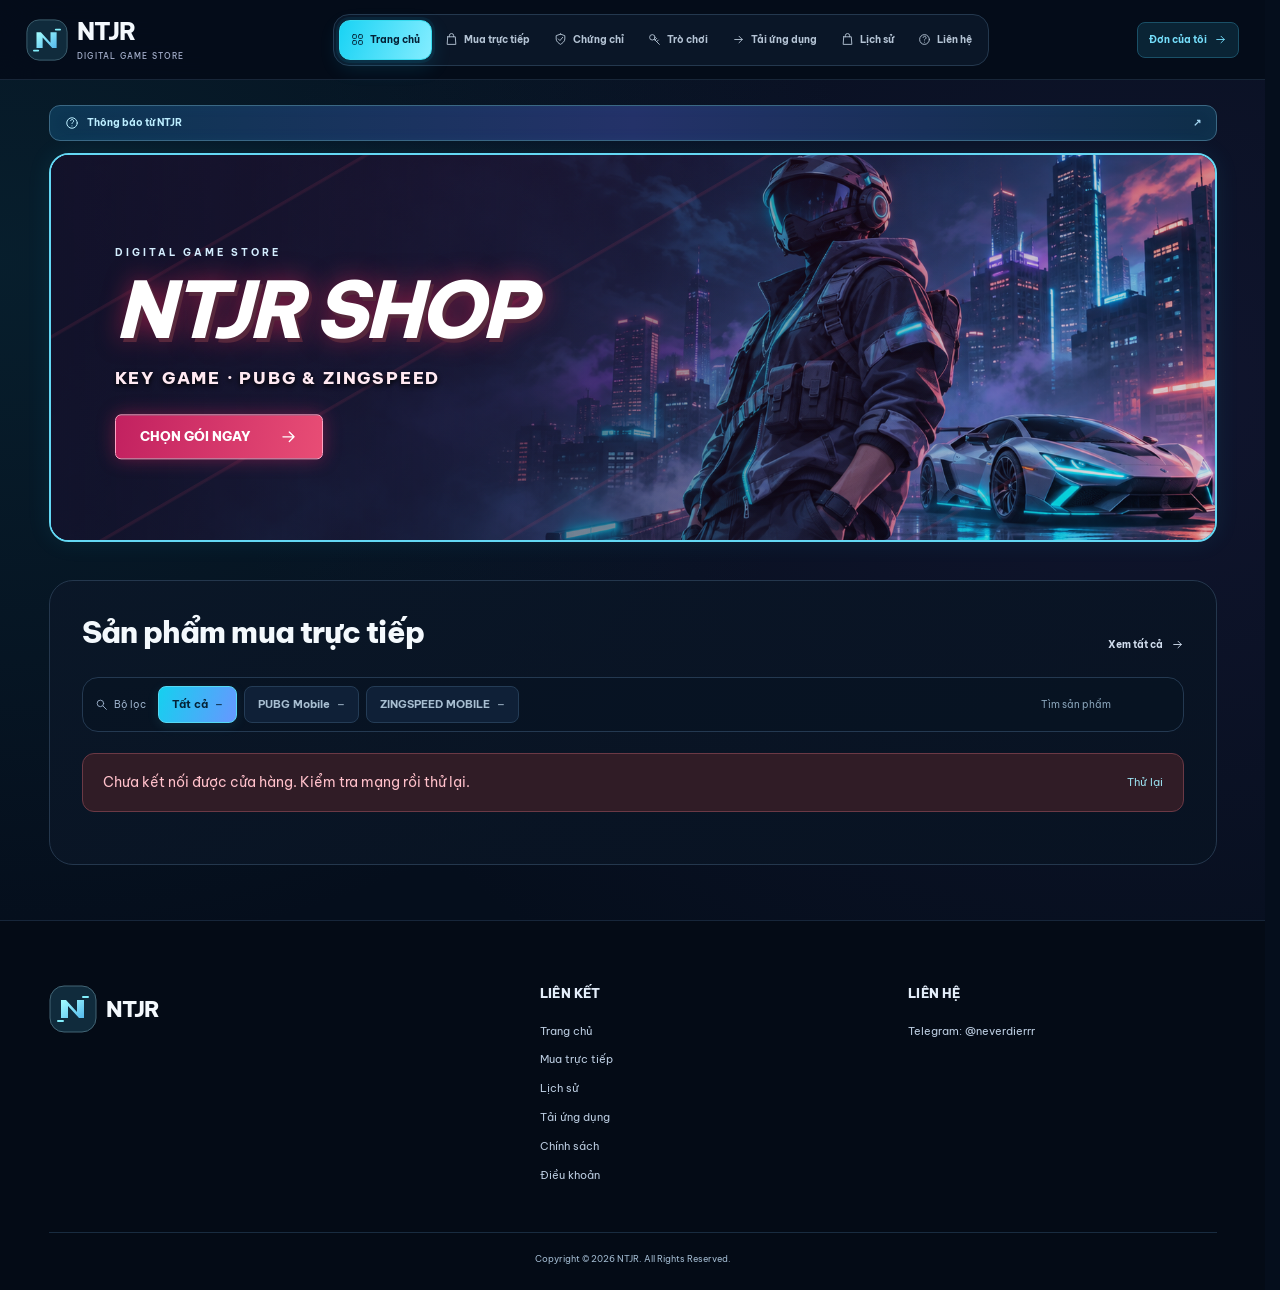
<file: index.html>
<!doctype html>
<html lang="vi">
<head>
  <meta charset="utf-8"><meta name="viewport" content="width=device-width,initial-scale=1">
  <meta name="theme-color" content="#07101b"><meta name="description" content="NTJR Digital Store — key PUBG và ZingSpeed. Chọn gói phù hợp, thanh toán QR, quản lý key của bạn tại một nơi.">
  <meta http-equiv="Content-Security-Policy" content="default-src 'self'; script-src 'self'; style-src 'self'; img-src 'self' https://vietqr.app data:; connect-src 'self' https://key.nt3105.io.vn; object-src 'none'; base-uri 'self'; form-action 'none'">
  <title>Cửa hàng key · NTJR</title><link rel="canonical" href="https://nt3105.io.vn/">
  <link rel="icon" href="./shop/assets/mark.svg" type="image/svg+xml"><link rel="stylesheet" href="./shop/styles.css?v=ios-gallery-20261114">
  <script type="module" src="./shop/main.js?v=ios-gallery-20261114"></script>
</head>
<body data-page="home">
  <a class="skip" href="#main">Đến nội dung chính</a>
  <svg class="symbols" aria-hidden="true"><symbol id="i-arrow" viewBox="0 0 24 24"><path d="M5 12h14m-6-6 6 6-6 6"/></symbol><symbol id="i-key" viewBox="0 0 24 24"><circle cx="8" cy="8" r="5"/><path d="m12 12 9 9m-5-5 3-3m-6 0 3-3"/></symbol><symbol id="i-bag" viewBox="0 0 24 24"><path d="M5 7h14l1 14H4L5 7Zm3 0V5a4 4 0 0 1 8 0v2"/></symbol><symbol id="i-grid" viewBox="0 0 24 24"><rect x="3" y="3" width="7" height="7" rx="1.5"/><rect x="14" y="3" width="7" height="7" rx="1.5"/><rect x="3" y="14" width="7" height="7" rx="1.5"/><rect x="14" y="14" width="7" height="7" rx="1.5"/></symbol><symbol id="i-help" viewBox="0 0 24 24"><circle cx="12" cy="12" r="9"/><path d="M9.5 8a2.7 2.7 0 1 1 4 3c-1.4.7-1.5 1.5-1.5 2M12 17h.01"/></symbol><symbol id="i-copy" viewBox="0 0 24 24"><rect x="8" y="8" width="12" height="13" rx="2"/><path d="M16 8V3H3v13h5"/></symbol><symbol id="i-check" viewBox="0 0 24 24"><path d="m5 12 4 4L19 6"/></symbol><symbol id="i-close" viewBox="0 0 24 24"><path d="m6 6 12 12M6 18 18 6"/></symbol><symbol id="i-search" viewBox="0 0 24 24"><circle cx="10" cy="10" r="6"/><path d="m15 15 6 6"/></symbol><symbol id="i-shield" viewBox="0 0 24 24"><path d="m12 2 8 3v6c0 5-5 8-8 10-3-2-8-5-8-10V5l8-3Z"/><path d="m8 11 3 3 5-6"/></symbol></svg>
  <header class="site-header"><div class="header-inner">
    <a class="brand" href="./"><img src="./shop/assets/mark.svg" width="42" height="42" alt=""><span>NTJR<small>DIGITAL GAME STORE</small></span></a>
    <nav class="main-nav" aria-label="Thanh công cụ">
      <button class="nav-button active" data-page="home" aria-current="page"><svg><use href="#i-grid"/></svg>Trang chủ</button>
      <button class="nav-button" data-page="catalog"><svg><use href="#i-bag"/></svg>Mua trực tiếp</button>
      <button class="nav-button" data-page="certificates"><svg><use href="#i-shield"/></svg>Chứng chỉ</button>
      <button class="nav-button" data-page="games"><svg><use href="#i-key"/></svg>Trò chơi</button>
      <button class="nav-button" data-page="downloads"><svg><use href="#i-arrow"/></svg>Tải ứng dụng</button>
      <button class="nav-button" data-page="orders"><svg><use href="#i-bag"/></svg>Lịch sử</button>
      <button class="nav-button" data-page="contact"><svg><use href="#i-help"/></svg>Liên hệ</button>
    </nav>
    <div class="header-actions"><button class="account-button" data-open-orders>Đơn của tôi <svg><use href="#i-arrow"/></svg></button></div>
  </div></header>
  <main id="main">
    <button id="announcement-strip" class="announcement-strip" aria-haspopup="dialog"><svg><use href="#i-help"/></svg><span id="announcement-strip-text">Thông báo từ NTJR</span><span class="strip-arrow">↗</span></button>
    <section id="page-catalog" class="page">
      <section id="home-carousel" class="home-carousel" aria-label="Banner nổi bật" aria-roledescription="băng chuyền" data-index="0">
        <div class="banner-track">
          <article class="banner-slide slide-shop" aria-label="1 trên 2 — Cửa hàng NTJR">
            <img src="./shop/assets/hero-gaming-v2.png" alt="" width="1672" height="941" fetchpriority="high">
            <div class="banner-shade"></div><div class="banner-copy"><span class="banner-mini">DIGITAL GAME STORE</span><h1>NTJR<span>SHOP</span></h1><p>KEY GAME · PUBG &amp; ZINGSPEED</p><button data-shop>CHỌN GÓI NGAY <svg><use href="#i-arrow"/></svg></button></div>
          </article>
          <article class="banner-slide slide-games" aria-label="2 trên 2 — Gói key NTJR" aria-hidden="true" inert>
            <img src="./shop/assets/racing-v2.png" alt="" width="1672" height="941"><div class="banner-shade"></div><div class="banner-copy"><span class="banner-mini">CHỌN ĐÚNG GÓI CỦA BẠN</span><h2>KEY GAME<br><span>NTJR</span></h2><p>1 NGÀY · 1 TUẦN · 1 THÁNG</p><button data-shop>XEM SẢN PHẨM <svg><use href="#i-arrow"/></svg></button></div>
          </article>
        </div>
      </section>
      <section class="direct-section" aria-labelledby="store-heading">
        <div class="direct-heading"><h2 id="store-heading">Sản phẩm mua trực tiếp</h2><button id="show-all-products" class="all-products">Xem tất cả <svg><use href="#i-arrow"/></svg></button></div>
        <div class="catalog-tools"><span class="filter-label"><svg><use href="#i-search"/></svg>Bộ lọc</span><div class="segmented" role="group" aria-label="Lọc sản phẩm"><button class="selected" data-filter="all" aria-pressed="true">Tất cả <span id="product-count">—</span></button><button data-filter="pubg" aria-pressed="false">PUBG Mobile <span id="pubg-count">—</span></button><button data-filter="zsm" aria-pressed="false">ZINGSPEED MOBILE <span id="zsm-count">—</span></button></div><label class="search"><input type="search" id="search" placeholder="Tìm sản phẩm" aria-label="Tìm sản phẩm"></label></div>
        <div id="catalog-error" class="notice error" role="alert" hidden><span></span><button id="retry-catalog" class="text-button">Thử lại</button></div>
        <div id="catalog" class="product-grid" aria-live="polite"><div class="loading-card">Đang lấy danh sách sản phẩm…</div></div>
      </section>
    </section>
      <section id="page-orders" class="page" hidden><div class="page-heading"><div><p class="eyebrow">MỌI KEY CỦA BẠN, MỘT NƠI</p><h1>Đơn đã mua<span class="title-dot">.</span></h1><p class="subtitle">Theo dõi thanh toán và lấy lại key bất cứ lúc nào.</p></div><button id="refresh-orders" class="secondary">Làm mới</button></div><div class="recovery-panel"><div><strong>Lịch sử được ghi nhớ tự động</strong><p id="history-status">Mở lại bằng trình duyệt này để xem đơn và lấy lại key. Không cần tải file hay bấm lưu.</p></div></div><details class="legacy-recovery"><summary>Hỗ trợ đơn đã mua trước đây</summary><p>Nếu đã đổi trình duyệt hoặc xóa toàn bộ dữ liệu web, liên hệ NTJR kèm mã chuyển khoản để kiểm tra. Nếu đã có mã khôi phục cũ, bạn vẫn có thể dùng tại đây.</p><button id="import-access" class="text-button">Dùng mã khôi phục cũ</button></details><div id="orders" class="orders-list" aria-live="polite"></div><div id="history-pages" class="history-pages" hidden></div></section>

      <section id="page-guide" class="page" hidden><div class="page-heading"><div><p class="eyebrow">TRƯỚC KHI BẮT ĐẦU</p><h1>Hướng dẫn mua key<span class="title-dot">.</span></h1></div></div><div class="guide-grid"><article><span>01</span><h2>Chọn đúng gói</h2><p>Chọn sản phẩm và thời hạn. Kiểm tra nền tảng, số thiết bị và yêu cầu hồ sơ.</p></article><article><span>02</span><h2>Quét QR</h2><p>Mở ứng dụng ngân hàng, quét QR trong đơn rồi kiểm tra người nhận, số tiền và nội dung đã điền sẵn.</p></article><article><span>03</span><h2>Nhận và dùng key</h2><p>Giữ trang thanh toán mở. Khi giao dịch được xác nhận, sao chép key và nhập vào ứng dụng tương ứng.</p></article></div><div class="terms-panel"><h2>Thông tin cần biết</h2><p>Thời hạn key bắt đầu khi nhập và xác thực thành công lần đầu. Mỗi đơn có nội dung chuyển khoản riêng và hạn thanh toán. Không chuyển vào đơn đã hết hạn.</p><p>Giao dịch sai thông tin, tiền vào muộn hoặc sự cố cấp key sẽ được kiểm tra qua kênh hỗ trợ. Không chuyển thêm lần nữa khi đã trả tiền mà chưa thấy key.</p><p>Đơn hàng và key được ghi nhớ tự động trên trình duyệt đã mua. Không cần tải hay lưu file khôi phục.</p></div></section>

    <section id="page-downloads" class="page info-page" hidden><p class="eyebrow">NTJR</p><h1>Tải ứng dụng</h1><p>Android: tải XAPK và dùng trình cài hỗ trợ gói nhiều APK. iOS: tải IPA rồi ký bằng công cụ bạn đang sử dụng trước khi cài lên iPhone.</p><div id="ipa-downloads" class="ipa-downloads"></div></section>
    <section id="page-certificates" class="page info-page" hidden><p class="eyebrow">NTJR</p><h1>Chứng chỉ iOS</h1><p>Trao đổi trực tiếp với NTJR về chứng chỉ và cách cài đặt phù hợp cho thiết bị của bạn.</p><a class="primary contact-link" href="https://t.me/neverdierrr" target="_blank" rel="noopener noreferrer">Liên hệ qua Telegram <svg><use href="#i-arrow"/></svg></a></section>
    <section id="page-games" class="page info-page" hidden><p class="eyebrow">NTJR</p><h1>Trò chơi</h1><p>Chọn game để xem những sản phẩm đang có trong cửa hàng.</p><div id="game-choices" class="game-choices"></div></section>
    <section id="page-contact" class="page info-page" hidden><p class="eyebrow">NTJR</p><h1>Liên hệ</h1><p>Khi cần hỗ trợ thanh toán hoặc key, gửi kèm mã đơn để kiểm tra.</p><a class="primary contact-link" href="https://t.me/neverdierrr" target="_blank" rel="noopener noreferrer">Telegram: @neverdierrr <svg><use href="#i-arrow"/></svg></a></section>
    <section id="page-policy" class="page info-page" hidden><h1>Chính sách mua key</h1><p>Key được cấp sau khi hệ thống đối chiếu tiền vào đúng tài khoản, số tiền và mã đơn. Thời hạn bắt đầu khi nhập và xác thực thành công lần đầu.</p><p>Giao dịch sai nội dung, sai số tiền hoặc đến muộn cần được kiểm tra. Nếu đã chuyển tiền mà chưa nhận key, liên hệ NTJR và không chuyển thêm lần nữa.</p><p>Lịch sử tự hiện lại khi mở cửa hàng bằng cùng trình duyệt. Nếu đổi trình duyệt hoặc xóa toàn bộ dữ liệu web, liên hệ hỗ trợ kèm mã chuyển khoản.</p><a class="primary contact-link" href="https://t.me/neverdierrr" target="_blank" rel="noopener noreferrer">Liên hệ hỗ trợ</a></section>
    <section id="page-terms" class="page info-page" hidden><h1>Điều khoản sử dụng</h1><p>Trước khi thanh toán, kiểm tra đúng sản phẩm, nền tảng, thời hạn và số thiết bị của gói đã chọn.</p><p>Mỗi đơn có nội dung chuyển khoản và thời gian thanh toán riêng. Không chuyển tiền vào đơn đã hết hạn. Không chia sẻ key hoặc mã khôi phục.</p><p>Gói 1 tháng tương đương 30 ngày. Khi cần kiểm tra giao dịch hoặc quyền sử dụng, gửi mã đơn cho NTJR qua kênh hỗ trợ.</p><button class="primary" data-open-guide>Xem hướng dẫn mua key</button></section>
  </main>
  <footer class="site-footer"><div class="footer-main shell"><div class="footer-brand-wrap"><a class="brand footer-brand" href="./"><img src="./shop/assets/mark.svg" width="48" height="48" alt=""><span>NTJR</span></a></div><nav class="footer-links" aria-label="Liên kết cuối trang"><strong>LIÊN KẾT</strong><button data-home>Trang chủ</button><button data-shop>Mua trực tiếp</button><button data-page-link="orders">Lịch sử</button><button data-page-link="downloads">Tải ứng dụng</button><button data-page-link="policy">Chính sách</button><button data-page-link="terms">Điều khoản</button></nav><div class="footer-links"><strong>LIÊN HỆ</strong><a id="support-link" class="contact-link" href="https://t.me/neverdierrr" target="_blank" rel="noopener noreferrer">Telegram: @neverdierrr</a></div></div><div class="footer-bottom shell"><span>Copyright © 2026 NTJR. All Rights Reserved.</span><span id="demo-banner" role="note" hidden>Bản thử · Không chuyển tiền</span></div></footer>
  <dialog id="checkout" aria-labelledby="checkout-title"><div class="dialog-top"><div><span class="eyebrow">ĐƠN HÀNG CỦA BẠN</span><h2 id="checkout-title">Thanh toán QR</h2></div><button class="icon-button" id="close-checkout" aria-label="Đóng thanh toán"><svg><use href="#i-close"/></svg></button></div><div id="checkout-content"></div></dialog>
  <dialog id="restore-dialog" aria-labelledby="restore-title"><form id="restore-form"><div class="dialog-top"><h2 id="restore-title">Khôi phục đơn hàng</h2><button class="icon-button" type="button" id="close-restore" aria-label="Đóng"><svg><use href="#i-close"/></svg></button></div><p>Nhập mã truy cập bạn đã lưu. Mã hiện tại được thay bằng mã này.</p><label>Mã khôi phục<input id="restore-token" type="password" autocomplete="off" required minlength="64" maxlength="64"></label><p class="field-error" id="restore-error" role="alert"></p><button class="primary" type="submit">Khôi phục đơn hàng</button></form></dialog>
  <dialog id="product-detail" aria-labelledby="detail-title"><button class="icon-button detail-close" id="close-detail" aria-label="Đóng chi tiết sản phẩm"><svg><use href="#i-close"/></svg></button><div id="detail-content"></div></dialog>

  <dialog id="announcement-dialog" aria-labelledby="announcement-title"><button id="announcement-close" class="announcement-x" aria-label="Đóng thông báo" autofocus>×</button><h2 id="announcement-title">Thông báo</h2><div id="announcement-body"><p>Telegram NTJR: <a href="https://t.me/neverdierrr" target="_blank" rel="noopener noreferrer">Click</a></p></div><div class="announcement-actions"><button id="announcement-close-button">Đóng</button><button id="announcement-snooze">Đóng 1 giờ</button></div></dialog>
  <div id="toast" role="status" aria-live="polite"></div>
</body>
</html>
</file>
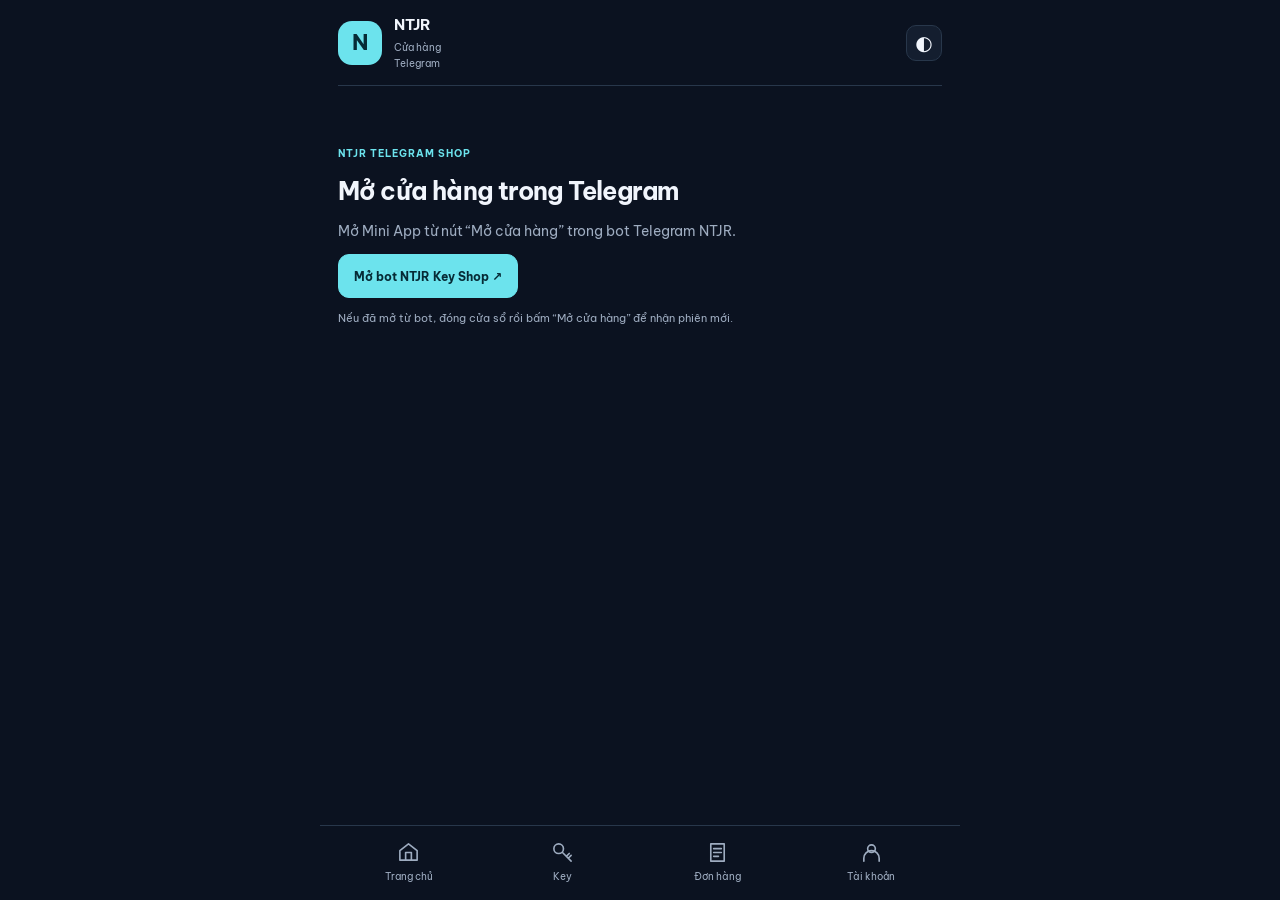
<file: miniapp/index.html>
<!doctype html>
<html lang="vi"><head>
<meta charset="utf-8"><meta name="viewport" content="width=device-width,initial-scale=1,viewport-fit=cover">
<meta name="theme-color" content="#0b1220">
<meta http-equiv="Content-Security-Policy" content="default-src 'self'; script-src 'self' https://telegram.org; style-src 'self'; img-src 'self' https://nt3105.io.vn https://vietqr.app data:; connect-src 'self' https://key.nt3105.io.vn; object-src 'none'; base-uri 'self'; form-action 'none'">
<title>NTJR · Cửa hàng Telegram</title>
<link rel="icon" href="./assets/mark.svg" type="image/svg+xml"><link rel="stylesheet" href="./style.css?v=inline-qr-1"><link rel="stylesheet" href="./checkout.css?v=inline-qr-1">
<script src="https://telegram.org/js/telegram-web-app.js"></script><script type="module" src="./main.js?v=inline-qr-1"></script>
</head><body>
<div id="preview" class="preview" role="status" hidden>BẢN XEM TRƯỚC · Đơn và key là dữ liệu minh họa</div>
<div class="app">
<header class="account-bar"><button id="account-open" data-route="profile" class="account-button"><span id="avatar" class="avatar" aria-hidden="true">N</span><span class="account-lines"><strong id="account-name">NTJR</strong><span id="account-id">Cửa hàng Telegram</span></span></button><button id="theme" class="icon-button" aria-label="Đổi sáng tối">◐</button></header>
<div id="notice" role="status" class="notice" hidden></div>
<main id="content"><p class="loading">Đang kết nối cửa hàng…</p></main>
<nav class="bottom" aria-label="Điều hướng">
<button data-route="home"><svg viewBox="0 0 24 24" aria-hidden="true"><path d="m3 10 9-7 9 7v10H3zM9 20v-8h6v8"/></svg><span>Trang chủ</span></button>
<button data-route="keys"><svg viewBox="0 0 24 24" aria-hidden="true"><circle cx="8" cy="8" r="5"/><path d="m12 12 9 9m-5-5 3-3m-1 5 3-3"/></svg><span>Key</span></button>
<button data-route="orders"><svg viewBox="0 0 24 24" aria-hidden="true"><path d="M5 3h14v18H5zM8 8h8M8 12h8M8 16h5"/></svg><span>Đơn hàng</span></button>
<button data-route="profile"><svg viewBox="0 0 24 24" aria-hidden="true"><circle cx="12" cy="8" r="4"/><path d="M4 21v-3a8 8 0 0 1 16 0v3"/></svg><span>Tài khoản</span></button>
</nav></div>
<dialog id="product-dialog" aria-labelledby="product-name"><button id="close-product" class="close icon-button" aria-label="Đóng chi tiết">×</button><div id="product-body"></div></dialog>
<div id="toast" role="status" hidden></div>
</body></html>
</file>
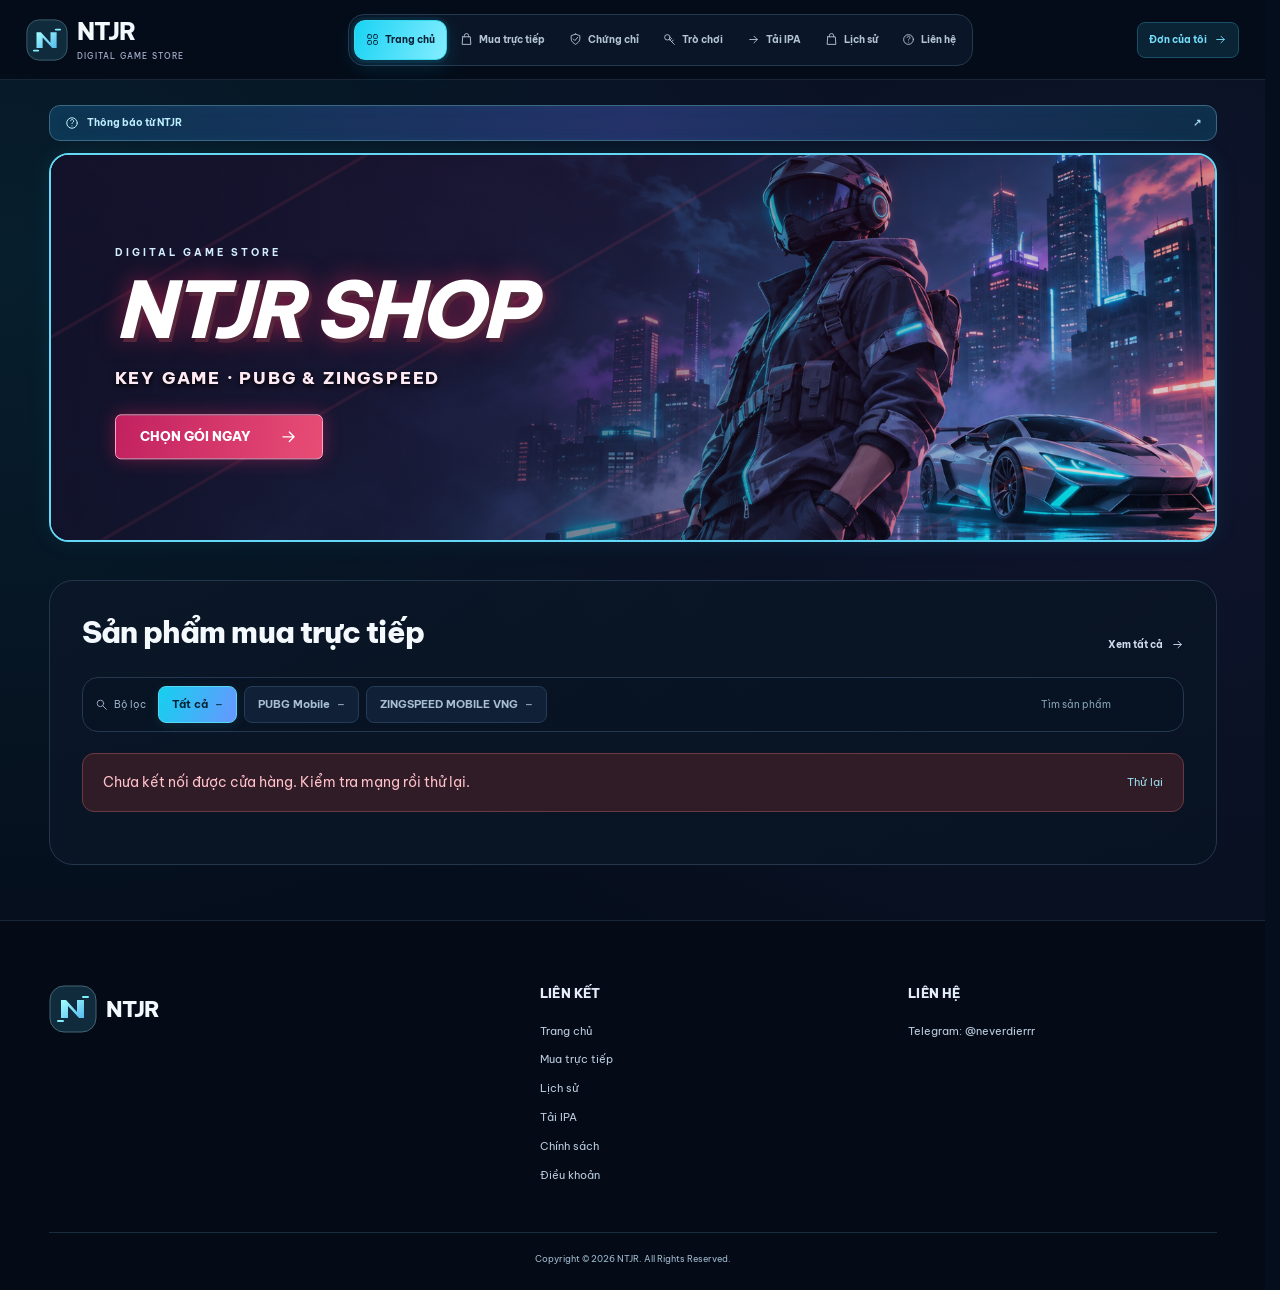
<file: shop/index.html>
<!doctype html>
<html lang="vi">
<head>
  <meta charset="utf-8"><meta name="viewport" content="width=device-width,initial-scale=1">
  <meta name="theme-color" content="#07101b"><meta name="description" content="NTJR Digital Store — key PUBG và ZingSpeed. Chọn gói phù hợp, thanh toán QR, quản lý key của bạn tại một nơi.">
  <meta http-equiv="Content-Security-Policy" content="default-src 'self'; script-src 'self'; style-src 'self'; img-src 'self' https://vietqr.app data:; connect-src 'self' https://key.nt3105.io.vn; object-src 'none'; base-uri 'self'; form-action 'none'">
  <title>Cửa hàng key · NTJR</title><link rel="canonical" href="https://nt3105.io.vn/">
  <link rel="icon" href="./assets/mark.svg" type="image/svg+xml"><link rel="stylesheet" href="./styles.css?v=ios-gallery-20261114">
  <script type="module" src="./main.js?v=ios-gallery-20261114"></script>
</head>
<body data-page="home">
  <a class="skip" href="#main">Đến nội dung chính</a>
  <svg class="symbols" aria-hidden="true"><symbol id="i-arrow" viewBox="0 0 24 24"><path d="M5 12h14m-6-6 6 6-6 6"/></symbol><symbol id="i-key" viewBox="0 0 24 24"><circle cx="8" cy="8" r="5"/><path d="m12 12 9 9m-5-5 3-3m-6 0 3-3"/></symbol><symbol id="i-bag" viewBox="0 0 24 24"><path d="M5 7h14l1 14H4L5 7Zm3 0V5a4 4 0 0 1 8 0v2"/></symbol><symbol id="i-grid" viewBox="0 0 24 24"><rect x="3" y="3" width="7" height="7" rx="1.5"/><rect x="14" y="3" width="7" height="7" rx="1.5"/><rect x="3" y="14" width="7" height="7" rx="1.5"/><rect x="14" y="14" width="7" height="7" rx="1.5"/></symbol><symbol id="i-help" viewBox="0 0 24 24"><circle cx="12" cy="12" r="9"/><path d="M9.5 8a2.7 2.7 0 1 1 4 3c-1.4.7-1.5 1.5-1.5 2M12 17h.01"/></symbol><symbol id="i-copy" viewBox="0 0 24 24"><rect x="8" y="8" width="12" height="13" rx="2"/><path d="M16 8V3H3v13h5"/></symbol><symbol id="i-check" viewBox="0 0 24 24"><path d="m5 12 4 4L19 6"/></symbol><symbol id="i-close" viewBox="0 0 24 24"><path d="m6 6 12 12M6 18 18 6"/></symbol><symbol id="i-search" viewBox="0 0 24 24"><circle cx="10" cy="10" r="6"/><path d="m15 15 6 6"/></symbol><symbol id="i-shield" viewBox="0 0 24 24"><path d="m12 2 8 3v6c0 5-5 8-8 10-3-2-8-5-8-10V5l8-3Z"/><path d="m8 11 3 3 5-6"/></symbol></svg>
  <header class="site-header"><div class="header-inner">
    <a class="brand" href="../"><img src="./assets/mark.svg" width="42" height="42" alt=""><span>NTJR<small>DIGITAL GAME STORE</small></span></a>
    <nav class="main-nav" aria-label="Thanh công cụ">
      <button class="nav-button active" data-page="home" aria-current="page"><svg><use href="#i-grid"/></svg>Trang chủ</button>
      <button class="nav-button" data-page="catalog"><svg><use href="#i-bag"/></svg>Mua trực tiếp</button>
      <button class="nav-button" data-page="certificates"><svg><use href="#i-shield"/></svg>Chứng chỉ</button>
      <button class="nav-button" data-page="games"><svg><use href="#i-key"/></svg>Trò chơi</button>
      <button class="nav-button" data-page="downloads"><svg><use href="#i-arrow"/></svg>Tải IPA</button>
      <button class="nav-button" data-page="orders"><svg><use href="#i-bag"/></svg>Lịch sử</button>
      <button class="nav-button" data-page="contact"><svg><use href="#i-help"/></svg>Liên hệ</button>
    </nav>
    <div class="header-actions"><button class="account-button" data-open-orders>Đơn của tôi <svg><use href="#i-arrow"/></svg></button></div>
  </div></header>
  <main id="main">
    <button id="announcement-strip" class="announcement-strip" aria-haspopup="dialog"><svg><use href="#i-help"/></svg><span id="announcement-strip-text">Thông báo từ NTJR</span><span class="strip-arrow">↗</span></button>
    <section id="page-catalog" class="page">
      <section id="home-carousel" class="home-carousel" aria-label="Banner nổi bật" aria-roledescription="băng chuyền" data-index="0">
        <div class="banner-track">
          <article class="banner-slide slide-shop" aria-label="1 trên 2 — Cửa hàng NTJR">
            <img src="./assets/hero-gaming-v2.png" alt="" width="1672" height="941" fetchpriority="high">
            <div class="banner-shade"></div><div class="banner-copy"><span class="banner-mini">DIGITAL GAME STORE</span><h1>NTJR<span>SHOP</span></h1><p>KEY GAME · PUBG &amp; ZINGSPEED</p><button data-shop>CHỌN GÓI NGAY <svg><use href="#i-arrow"/></svg></button></div>
          </article>
          <article class="banner-slide slide-games" aria-label="2 trên 2 — Gói key NTJR" aria-hidden="true" inert>
            <img src="./assets/racing-v2.png" alt="" width="1672" height="941"><div class="banner-shade"></div><div class="banner-copy"><span class="banner-mini">CHỌN ĐÚNG GÓI CỦA BẠN</span><h2>KEY GAME<br><span>NTJR</span></h2><p>1 NGÀY · 1 TUẦN · 1 THÁNG</p><button data-shop>XEM SẢN PHẨM <svg><use href="#i-arrow"/></svg></button></div>
          </article>
        </div>
      </section>
      <section class="direct-section" aria-labelledby="store-heading">
        <div class="direct-heading"><h2 id="store-heading">Sản phẩm mua trực tiếp</h2><button id="show-all-products" class="all-products">Xem tất cả <svg><use href="#i-arrow"/></svg></button></div>
        <div class="catalog-tools"><span class="filter-label"><svg><use href="#i-search"/></svg>Bộ lọc</span><div class="segmented" role="group" aria-label="Lọc sản phẩm"><button class="selected" data-filter="all" aria-pressed="true">Tất cả <span id="product-count">—</span></button><button data-filter="pubg" aria-pressed="false">PUBG Mobile <span id="pubg-count">—</span></button><button data-filter="zsm" aria-pressed="false">ZINGSPEED MOBILE VNG <span id="zsm-count">—</span></button></div><label class="search"><input type="search" id="search" placeholder="Tìm sản phẩm" aria-label="Tìm sản phẩm"></label></div>
        <div id="catalog-error" class="notice error" role="alert" hidden><span></span><button id="retry-catalog" class="text-button">Thử lại</button></div>
        <div id="catalog" class="product-grid" aria-live="polite"><div class="loading-card">Đang lấy danh sách sản phẩm…</div></div>
      </section>
    </section>
      <section id="page-orders" class="page" hidden><div class="page-heading"><div><p class="eyebrow">MỌI KEY CỦA BẠN, MỘT NƠI</p><h1>Đơn đã mua<span class="title-dot">.</span></h1><p class="subtitle">Theo dõi thanh toán và lấy lại key bất cứ lúc nào.</p></div><button id="refresh-orders" class="secondary">Làm mới</button></div><div class="recovery-panel"><div><strong>Lịch sử được ghi nhớ tự động</strong><p id="history-status">Mở lại bằng trình duyệt này để xem đơn và lấy lại key. Không cần tải file hay bấm lưu.</p></div></div><details class="legacy-recovery"><summary>Hỗ trợ đơn đã mua trước đây</summary><p>Nếu đã đổi trình duyệt hoặc xóa toàn bộ dữ liệu web, liên hệ NTJR kèm mã chuyển khoản để kiểm tra. Nếu đã có mã khôi phục cũ, bạn vẫn có thể dùng tại đây.</p><button id="import-access" class="text-button">Dùng mã khôi phục cũ</button></details><div id="orders" class="orders-list" aria-live="polite"></div><div id="history-pages" class="history-pages" hidden></div></section>

      <section id="page-guide" class="page" hidden><div class="page-heading"><div><p class="eyebrow">TRƯỚC KHI BẮT ĐẦU</p><h1>Hướng dẫn mua key<span class="title-dot">.</span></h1></div></div><div class="guide-grid"><article><span>01</span><h2>Chọn đúng gói</h2><p>Chọn sản phẩm và thời hạn. Kiểm tra nền tảng, số thiết bị và yêu cầu hồ sơ.</p></article><article><span>02</span><h2>Quét QR</h2><p>Mở ứng dụng ngân hàng, quét QR trong đơn rồi kiểm tra người nhận, số tiền và nội dung đã điền sẵn.</p></article><article><span>03</span><h2>Nhận và dùng key</h2><p>Giữ trang thanh toán mở. Khi giao dịch được xác nhận, sao chép key và nhập vào ứng dụng tương ứng.</p></article></div><div class="terms-panel"><h2>Thông tin cần biết</h2><p>Thời hạn key bắt đầu khi nhập và xác thực thành công lần đầu. Mỗi đơn có nội dung chuyển khoản riêng và hạn thanh toán. Không chuyển vào đơn đã hết hạn.</p><p>Giao dịch sai thông tin, tiền vào muộn hoặc sự cố cấp key sẽ được kiểm tra qua kênh hỗ trợ. Không chuyển thêm lần nữa khi đã trả tiền mà chưa thấy key.</p><p>Đơn hàng và key được ghi nhớ tự động trên trình duyệt đã mua. Không cần tải hay lưu file khôi phục.</p></div></section>

    <section id="page-downloads" class="page info-page" hidden><p class="eyebrow">NTJR</p><h1>Tải IPA</h1><p>Chọn đúng ứng dụng, tải tệp rồi ký IPA bằng công cụ bạn đang sử dụng trước khi cài lên iPhone.</p><div id="ipa-downloads" class="ipa-downloads"></div></section>
    <section id="page-certificates" class="page info-page" hidden><p class="eyebrow">NTJR</p><h1>Chứng chỉ iOS</h1><p>Trao đổi trực tiếp với NTJR về chứng chỉ và cách cài đặt phù hợp cho thiết bị của bạn.</p><a class="primary contact-link" href="https://t.me/neverdierrr" target="_blank" rel="noopener noreferrer">Liên hệ qua Telegram <svg><use href="#i-arrow"/></svg></a></section>
    <section id="page-games" class="page info-page" hidden><p class="eyebrow">NTJR</p><h1>Trò chơi</h1><p>Chọn game để xem những sản phẩm đang có trong cửa hàng.</p><div id="game-choices" class="game-choices"></div></section>
    <section id="page-contact" class="page info-page" hidden><p class="eyebrow">NTJR</p><h1>Liên hệ</h1><p>Khi cần hỗ trợ thanh toán hoặc key, gửi kèm mã đơn để kiểm tra.</p><a class="primary contact-link" href="https://t.me/neverdierrr" target="_blank" rel="noopener noreferrer">Telegram: @neverdierrr <svg><use href="#i-arrow"/></svg></a></section>
    <section id="page-policy" class="page info-page" hidden><h1>Chính sách mua key</h1><p>Key được cấp sau khi hệ thống đối chiếu tiền vào đúng tài khoản, số tiền và mã đơn. Thời hạn bắt đầu khi nhập và xác thực thành công lần đầu.</p><p>Giao dịch sai nội dung, sai số tiền hoặc đến muộn cần được kiểm tra. Nếu đã chuyển tiền mà chưa nhận key, liên hệ NTJR và không chuyển thêm lần nữa.</p><p>Lịch sử tự hiện lại khi mở cửa hàng bằng cùng trình duyệt. Nếu đổi trình duyệt hoặc xóa toàn bộ dữ liệu web, liên hệ hỗ trợ kèm mã chuyển khoản.</p><a class="primary contact-link" href="https://t.me/neverdierrr" target="_blank" rel="noopener noreferrer">Liên hệ hỗ trợ</a></section>
    <section id="page-terms" class="page info-page" hidden><h1>Điều khoản sử dụng</h1><p>Trước khi thanh toán, kiểm tra đúng sản phẩm, nền tảng, thời hạn và số thiết bị của gói đã chọn.</p><p>Mỗi đơn có nội dung chuyển khoản và thời gian thanh toán riêng. Không chuyển tiền vào đơn đã hết hạn. Không chia sẻ key hoặc mã khôi phục.</p><p>Gói 1 tháng tương đương 30 ngày. Khi cần kiểm tra giao dịch hoặc quyền sử dụng, gửi mã đơn cho NTJR qua kênh hỗ trợ.</p><button class="primary" data-open-guide>Xem hướng dẫn mua key</button></section>
  </main>
  <footer class="site-footer"><div class="footer-main shell"><div class="footer-brand-wrap"><a class="brand footer-brand" href="../"><img src="./assets/mark.svg" width="48" height="48" alt=""><span>NTJR</span></a></div><nav class="footer-links" aria-label="Liên kết cuối trang"><strong>LIÊN KẾT</strong><button data-home>Trang chủ</button><button data-shop>Mua trực tiếp</button><button data-page-link="orders">Lịch sử</button><button data-page-link="downloads">Tải IPA</button><button data-page-link="policy">Chính sách</button><button data-page-link="terms">Điều khoản</button></nav><div class="footer-links"><strong>LIÊN HỆ</strong><a id="support-link" class="contact-link" href="https://t.me/neverdierrr" target="_blank" rel="noopener noreferrer">Telegram: @neverdierrr</a></div></div><div class="footer-bottom shell"><span>Copyright © 2026 NTJR. All Rights Reserved.</span><span id="demo-banner" role="note" hidden>Bản thử · Không chuyển tiền</span></div></footer>
  <dialog id="checkout" aria-labelledby="checkout-title"><div class="dialog-top"><div><span class="eyebrow">ĐƠN HÀNG CỦA BẠN</span><h2 id="checkout-title">Thanh toán QR</h2></div><button class="icon-button" id="close-checkout" aria-label="Đóng thanh toán"><svg><use href="#i-close"/></svg></button></div><div id="checkout-content"></div></dialog>
  <dialog id="restore-dialog" aria-labelledby="restore-title"><form id="restore-form"><div class="dialog-top"><h2 id="restore-title">Khôi phục đơn hàng</h2><button class="icon-button" type="button" id="close-restore" aria-label="Đóng"><svg><use href="#i-close"/></svg></button></div><p>Nhập mã truy cập bạn đã lưu. Mã hiện tại được thay bằng mã này.</p><label>Mã khôi phục<input id="restore-token" type="password" autocomplete="off" required minlength="64" maxlength="64"></label><p class="field-error" id="restore-error" role="alert"></p><button class="primary" type="submit">Khôi phục đơn hàng</button></form></dialog>
  <dialog id="product-detail" aria-labelledby="detail-title"><button class="icon-button detail-close" id="close-detail" aria-label="Đóng chi tiết sản phẩm"><svg><use href="#i-close"/></svg></button><div id="detail-content"></div></dialog>

  <dialog id="announcement-dialog" aria-labelledby="announcement-title"><button id="announcement-close" class="announcement-x" aria-label="Đóng thông báo" autofocus>×</button><h2 id="announcement-title">Thông báo</h2><div id="announcement-body"><p>Telegram NTJR: <a href="https://t.me/neverdierrr" target="_blank" rel="noopener noreferrer">Click</a></p></div><div class="announcement-actions"><button id="announcement-close-button">Đóng</button><button id="announcement-snooze">Đóng 1 giờ</button></div></dialog>
  <div id="toast" role="status" aria-live="polite"></div>
</body>
</html>
</file>
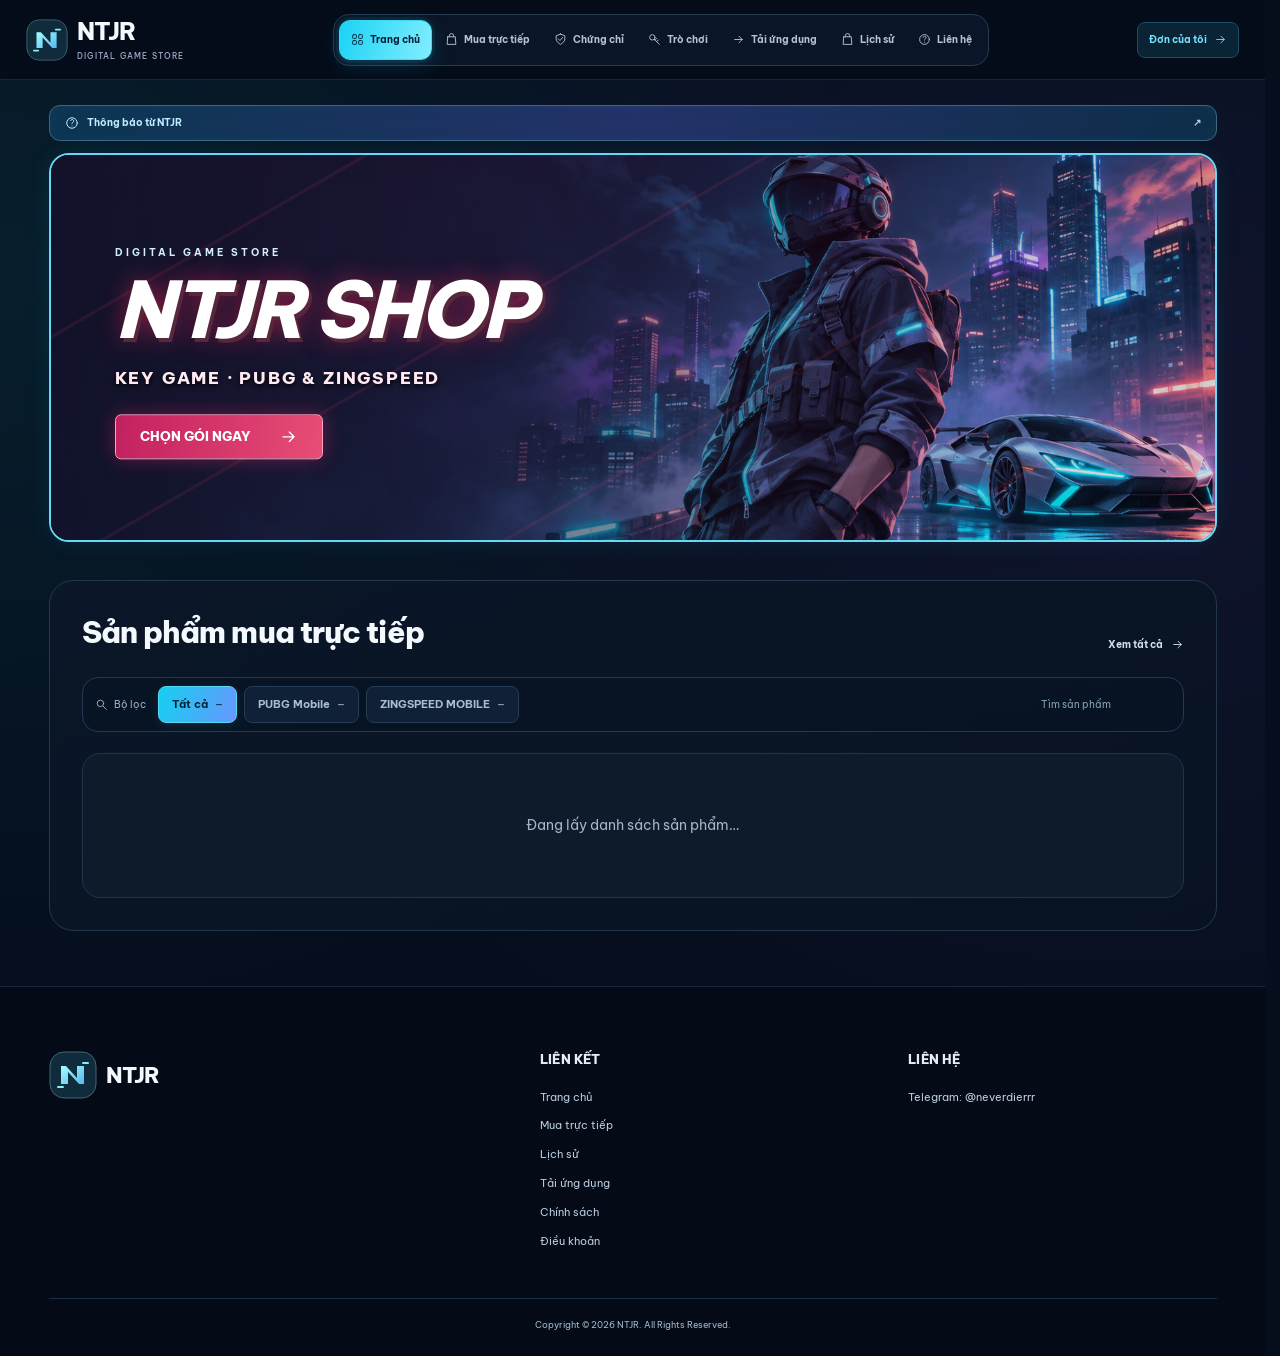
<file: intro-3d-demo.html>
<!DOCTYPE html>
<html lang="vi">
<head>
<meta charset="utf-8">
<meta name="viewport" content="width=device-width, initial-scale=1, viewport-fit=cover">
<link rel="icon" href="favicon.svg?v=tab-3" type="image/svg+xml">
<link rel="icon" href="favicon-32.png?v=tab-3" sizes="32x32" type="image/png">
<link rel="apple-touch-icon" href="images/apple-touch-icon.png?v=tab-3">
<link rel="preload" as="image" href="images/moment-1-hero.jpg" fetchpriority="high">
<link rel="preload" as="image" href="images/cover-preah-thorng.jpg">
<title>Ngân Tú — Code &amp; Game</title>
<meta name="description" content="Lập trình, game và những dự án cá nhân của Ngân Tú.">
<meta name="robots" content="noindex, follow">
  <meta property="og:url" content="https://nt3105.github.io/">
  <meta property="og:image" content="https://nt3105.github.io/images/social-preview.png">
  <meta property="og:image:width" content="1200">
  <meta property="og:image:height" content="630">
  <meta property="og:image:alt" content="Ngân Tú — Code, Life &amp; Music">
  <meta name="twitter:card" content="summary_large_image">
  <meta name="twitter:title" content="Ngân Tú — Code &amp; Game">
  <meta name="twitter:description" content="Lập trình, game và những dự án cá nhân của Ngân Tú.">
  <meta name="twitter:image" content="https://nt3105.github.io/images/social-preview.png">
  <link rel="canonical" href="https://nt3105.github.io/">
<link href="fonts/be-vietnam-pro/font.css?v=icons-11" rel="stylesheet">
<style id="intro-css">
  :root { --bg: #080b14; --ink: #f1f3fb; }
  * { box-sizing: border-box; }
  html, body { margin: 0; height: 100%; background: var(--bg); color: var(--ink); }
  body { min-height: 100dvh; overflow: hidden; font-family: "Be Vietnam Pro", "Segoe UI", sans-serif; }
  button, a { font: inherit; color: inherit; }
  button { cursor: pointer; background: none; border: 0; }
  button:focus-visible, a:focus-visible { outline: 1px solid #d5e6f2; outline-offset: 4px; }

  .stage, .handoff { position: fixed; inset: 0; z-index: 2; overflow: hidden; }
  .stage[hidden], .handoff[hidden] { display: none; }
  .sky, .grain, .vignette { position: absolute; inset: 0; pointer-events: none; }
  .sky {
    background:
      radial-gradient(720px 460px at 50% 42%, rgba(120, 230, 238, .09), transparent 62%),
      radial-gradient(560px 420px at 70% 62%, rgba(161, 138, 255, .16), transparent 64%),
      linear-gradient(180deg, #0c1222, #080b14 62%, #080b14);
  }
  .grain {
    opacity: .04; mix-blend-mode: overlay;
    background-image: url("data:image/svg+xml;utf8,<svg xmlns='http://www.w3.org/2000/svg' width='120' height='120'><filter id='n'><feTurbulence type='fractalNoise' baseFrequency='.8' numOctaves='2'/></filter><rect width='100%' height='100%' filter='url(%23n)' opacity='.7'/></svg>");
  }
  .vignette { background: radial-gradient(ellipse at 50% 46%, transparent 36%, rgba(0,0,0,.62) 100%); }

  .skip, .meta {
    position: absolute; z-index: 5;
    letter-spacing: .22em; font-size: .6rem; color: #8d97aa;
  }
  .skip { top: calc(16px + env(safe-area-inset-top)); right: calc(22px + env(safe-area-inset-right)); padding: 8px 0; }
  .go { display: inline-block; width: .55em; height: .55em; margin-left: .35em; border-top: 1.6px solid currentColor; border-right: 1.6px solid currentColor; transform: translateY(-.05em) rotate(-45deg); }
  .skip:hover { color: var(--ink); }
  .meta { margin: 0; }
  .meta.l { top: calc(18px + env(safe-area-inset-top)); left: calc(22px + env(safe-area-inset-left)); }
  .meta.r { right: calc(22px + env(safe-area-inset-right)); bottom: calc(16px + env(safe-area-inset-bottom)); text-align: right; }
  .meta b { display: block; margin-top: 4px; color: #d5dcea; font-weight: 400; letter-spacing: .16em; }
  .dot { width: 5px; height: 5px; border-radius: 50%; display: inline-block; margin-right: 6px; background: #78e6ee; }

  .view {
    position: absolute; inset: 0;
    perspective: 1100px;
    display: grid; place-items: center;
  }
  .world {
    position: relative;
    width: min(920px, 100%);
    height: min(640px, 100dvh);
    transform-style: preserve-3d;
    transform: rotateX(var(--rx, 8deg)) rotateY(var(--ry, 0deg));
  }
  .gyro {
    position: absolute; left: 50%; top: 46%;
    width: 0; height: 0;
    transform-style: preserve-3d;
  }
  .ring { position: absolute; transform-style: preserve-3d; }
  .ring i {
    position: absolute; left: 0; top: 0;
    width: 1px; height: 16px; margin-left: -.5px; margin-top: -8px;
    background: linear-gradient(#eefcff, rgba(120, 230, 238, .2));
    transform: rotateY(calc(var(--i) * var(--step, 7.5deg))) translateZ(var(--z));
  }
  .ring.a i { --z: min(38vw, 380px); }
  .ring.b i { --z: min(30vw, 300px); }
  .ring.c i { --z: min(22vw, 230px); }
  .ring.a { animation: tiltA 22s linear infinite; }
  .ring.b { animation: tiltB 34s linear infinite; }
  .ring.c { animation: tiltC 28s linear infinite; }
  @keyframes tiltA { from { transform: rotateX(74deg) rotateZ(0deg); } to { transform: rotateX(74deg) rotateZ(360deg); } }
  @keyframes tiltB { from { transform: rotateX(78deg) rotateY(0deg); } to { transform: rotateX(78deg) rotateY(360deg); } }
  @keyframes tiltC { from { transform: rotateZ(68deg) rotateX(0deg); } to { transform: rotateZ(68deg) rotateX(360deg); } }

  .cube {
    position: absolute; left: 50%; top: 18%;
    width: 74px; height: 74px; margin: -37px 0 0 -37px;
    transform-style: preserve-3d;
    animation: cube 14s linear infinite;
  }
  .cube span {
    position: absolute; inset: 0;
    display: grid; place-items: center;
    border: 1px solid rgba(120, 230, 238, .35);
    background: rgba(12, 16, 32, .42);
    border-radius: 10px;
    font-size: .95rem; letter-spacing: -1px;
    backface-visibility: hidden;
  }
  .cube .f1 { transform: rotateY(0deg) translateZ(37px); }
  .cube .f2 { transform: rotateY(90deg) translateZ(37px); }
  .cube .f3 { transform: rotateY(180deg) translateZ(37px); }
  .cube .f4 { transform: rotateY(-90deg) translateZ(37px); }
  .cube .f5 { transform: rotateX(90deg) translateZ(37px); }
  .cube .f6 { transform: rotateX(-90deg) translateZ(37px); }
  @keyframes cube { to { transform: rotateX(360deg) rotateY(360deg); } }

  .copy {
    position: absolute; left: 0; right: 0; top: 50%;
    transform: translateY(-42%);
    text-align: center;
    z-index: 2;
  }
  .mask { display: block; overflow: visible; }
  h1 { margin: 0; }
  .name {
    display: block;
    font-weight: 300;
    font-size: min(6.4rem, calc((100vw - 48px) / 6.4));
    line-height: 1.32;
    padding: .08em 0 .02em;
    letter-spacing: -.04em;
    white-space: nowrap;
    color: #f3f6ff;
  }
  .dev {
    margin-top: 8px;
    letter-spacing: .52em; text-indent: .52em;
    font-size: .72rem; font-weight: 500; color: #78e6ee;
  }
  .under { margin: 14px 0 0; color: #a0a7bc; letter-spacing: .24em; font-size: .78rem; font-weight: 300; }
  .enter {
    --mx: 0px; --my: 0px;
    margin-top: 22px;
    min-height: 46px; padding: 0 18px;
    display: inline-flex; align-items: center; gap: 10px;
    border-radius: 999px; position: relative; isolation: isolate;
    letter-spacing: .18em; font-size: .66rem; font-weight: 500;
    transform: translate3d(var(--mx), var(--my), 0);
  }
  .enter::before {
    content: ""; position: absolute; inset: 0; border-radius: inherit; padding: 1px;
    background: linear-gradient(180deg, rgba(120, 230, 238, .7), rgba(161, 138, 255, .45));
    -webkit-mask: linear-gradient(#000 0 0) content-box, linear-gradient(#000 0 0);
    mask: linear-gradient(#000 0 0) content-box, linear-gradient(#000 0 0);
    -webkit-mask-composite: xor; mask-composite: exclude;
  }
  .enter::after {
    content: ""; position: absolute; inset: 1px; border-radius: inherit; z-index: -1;
    background: rgba(8, 10, 16, .55);
  }
  .load {
    width: min(220px, 62vw);
    height: 2px;
    margin: 18px auto 0;
    background: rgba(255,255,255,.12);
    overflow: hidden;
  }
  .load span {
    display: block; height: 100%; width: 100%;
    transform: scaleX(0); transform-origin: left center;
    background: linear-gradient(90deg, #78e6ee, #bb8cff);
  }
  .play .load span { animation: load 2.4s cubic-bezier(.22,1,.36,1) .35s forwards; }
  @keyframes load { to { transform: scaleX(1); } }

  .play .cube { animation: cube 14s linear infinite, fade .8s ease .2s both; }
  .play .dev { animation: fade .6s ease .85s both; }
  .play .under { animation: fade .6s ease .98s both; }
  .play .enter { animation: fade .6s ease 1.12s both; }
  .name, .dev, .under, .enter, .cube { opacity: 0; }
  .play .name { animation: rise 1s cubic-bezier(.16,1,.3,1) .45s both; }
  @keyframes rise { from { opacity: 0; transform: translate3d(0, 80%, 0) rotateX(28deg); filter: blur(6px); } to { opacity: 1; transform: none; filter: none; } }
  @keyframes fade { from { opacity: 0; } to { opacity: 1; } }

  .curtain {
    position: absolute; inset: 0; z-index: 6; pointer-events: none;
    background: #080b14;
    opacity: 0;
  }
  .stage.is-leaving .curtain { opacity: 1; transition: opacity .1s ease; }
  .stage.is-leaving .world {
    opacity: 0;
    transform: scale(1.01);
    transition: opacity .1s ease, transform .1s ease;
  }

  .handoff { display: grid; place-items: center; background: var(--bg); }
  .handoff.is-in { animation: fade .45s ease both; }
  .card { text-align: center; padding: 24px; }
  .card p { letter-spacing: .26em; font-size: .64rem; color: #8d97aa; }
  .card strong { display: block; font-weight: 300; font-size: clamp(2rem, 6vw, 3.4rem); }
  .card em { display: block; margin-top: 8px; font-style: normal; color: #8d97aa; }
  .actions { display: flex; gap: 10px; justify-content: center; flex-wrap: wrap; margin-top: 20px; }
  .ghost {
    min-height: 44px; padding: 0 16px; display: inline-flex; align-items: center;
    border-radius: 999px; border: 1px solid rgba(210,220,235,.28); text-decoration: none;
    letter-spacing: .14em; font-size: .66rem;
  }

  @media (max-width: 760px) {
    .grain { display: none; }
    .play .name, .play .dev, .play .under, .play .enter {
      opacity: 1;
      filter: none;
      animation: none;
    }
    .play .cube {
      opacity: 1;
      filter: none;
      animation: cube 18s linear infinite;
    }
    .play .load span { animation: load 1.6s ease forwards; }
    .ring.a i, .ring.b i, .ring.c i { --z: 132px; }
    .name { font-size: min(2.8rem, calc((100vw - 36px) / 6.2)); }
    .cube { width: 54px; height: 54px; margin: -27px 0 0 -27px; top: 16%; }
    .cube .f6 { transform: rotateX(-90deg) translateZ(27px); }
    .cube .f2 { transform: rotateY(90deg) translateZ(27px); }
    .cube .f3 { transform: rotateY(180deg) translateZ(27px); }
    .cube .f4 { transform: rotateY(-90deg) translateZ(27px); }
    .cube .f5 { transform: rotateX(90deg) translateZ(27px); }
    .cube .f6 { transform: rotateX(-90deg) translateZ(27px); }
    .under { letter-spacing: .14em; }
  }
  @media (prefers-reduced-motion: reduce) {
    *, *::before, *::after { animation: none !important; }
    .name, .dev, .under, .enter, .cube, .skip, .meta { opacity: 1 !important; filter: none !important; transform: none !important; }
  }
</style>
</head>
<body>
  <div class="stage play" id="stage">
    <a class="skip" href="index.html?intro=off" id="skip-intro">Bỏ qua intro <span class="go" aria-hidden="true"></span></a>
    <div class="sky"></div>
    <div class="grain"></div>
    <div class="vignette"></div>
    <div class="curtain" aria-hidden="true"></div>
    <div class="view">
      <div class="world" id="world">
        <div class="gyro" id="gyro">
          <div class="ring a"></div>
          <div class="ring b"></div>
          <div class="ring c"></div>
        </div>
        <div class="cube" id="cube">
          <span class="f1"></span><span class="f2"></span><span class="f3"></span>
          <span class="f4"></span><span class="f5"></span><span class="f6"></span>
        </div>
        <div class="copy">
          <h1><span class="mask"><span class="name">NGÂN TÚ</span></span></h1>
          <div class="dev">DEV</div>
          <p class="under">Code · Life · Music</p>
          <div class="load" aria-hidden="true"><span id="loadbar"></span></div>
        </div>
      </div>
    </div>
  </div>
  <div class="handoff" id="handoff" hidden>
    <div class="card">
      <p>NGÂN TÚ</p>
      <strong>Chưa tải được trang chính</strong>
      <em id="intro-status" role="status">Kiểm tra kết nối rồi thử lại, hoặc mở trang chính trực tiếp.</em>
      <div class="actions">
        <button class="ghost" id="replay" type="button">THỬ LẠI</button>
        <a class="ghost" href="index.html?intro=off">MỞ TRANG CHÍNH</a>
      </div>
    </div>
  </div>
<script>
  const stage = document.querySelector('#stage');
  const world = document.querySelector('#world');
  const handoff = document.querySelector('#handoff');
  try { sessionStorage.setItem('nt-skip-intro', '1'); } catch {}
  const reduce = matchMedia('(prefers-reduced-motion: reduce)').matches;
  const fine = matchMedia('(hover: hover) and (pointer: fine)').matches;
  const mark = '</' + '>';
  document.querySelectorAll('.cube span').forEach(face => { face.textContent = mark; });
  const phone = matchMedia('(max-width: 760px)').matches;
  const count = phone ? 18 : 48;
  document.querySelectorAll('.ring').forEach(ring => {
    ring.style.setProperty('--step', (360 / count) + 'deg');
    for (let i = 0; i < count; i++) {
      const tick = document.createElement('i');
      tick.style.setProperty('--i', i);
      ring.append(tick);
    }
  });
  let tx = 0, ty = 0, px = 0, py = 0, frame = 0;
  function paint() {
    frame = 0;
    px += (tx - px) * .08;
    py += (ty - py) * .08;
    world.style.setProperty('--rx', (8 - py * 7).toFixed(2) + 'deg');
    world.style.setProperty('--ry', (px * 10).toFixed(2) + 'deg');
    if (Math.abs(tx - px) > .004 || Math.abs(ty - py) > .004) frame = requestAnimationFrame(paint);
  }
  if (!reduce && fine) {
    addEventListener('pointermove', e => {
      tx = e.clientX / innerWidth - .5;
      ty = e.clientY / innerHeight - .5;
      if (!frame) frame = requestAnimationFrame(paint);
    }, { passive: true });
  } else if (!reduce) {
    addEventListener('pointermove', e => {
      if (e.pointerType === 'touch') {
        tx = e.clientX / innerWidth - .5;
        ty = e.clientY / innerHeight - .5;
        if (!frame) frame = requestAnimationFrame(paint);
      }
    }, { passive: true });

  }
  const visitTracks = ['audio/preah-thorng.mp3', 'audio/high-show-v2.mp3', 'audio/kom-ro.mp3', 'audio/thien-duong-voi-nguoi-thuong.mp3', 'audio/yab-nih-yab.mp3', 'audio/soriya.mp3'];
  let visitTrack = 0;
  try {
    localStorage.setItem('nt-last-track', String(visitTrack));
    sessionStorage.setItem('nt-visit-track', String(visitTrack));
  } catch (error) {}
  const bgm = new Audio();
  bgm.preload = 'metadata';
  bgm.playsInline = true;
  bgm.setAttribute('playsinline', '');
  bgm.src = visitTracks[visitTrack];
  bgm.volume = 0.5;
  window.ntBgm = bgm;
  let bgmStarting = false;
  const startBgm = () => {
    if ((!bgm.paused && !bgm.muted) || bgmStarting) return;
    bgmStarting = true;
    bgm.muted = false;
    bgm.volume = 0.5;
    const attempt = bgm.play();
    if (attempt) attempt.finally(() => { bgmStarting = false; }).catch(() => {});
    else bgmStarting = false;
  };
  const bgmEvents = ['pointerdown', 'touchstart', 'touchend', 'touchmove', 'click', 'scroll', 'wheel'];
  const onBgmGesture = () => { if (!window.ntUserHeldMusic) startBgm(); };
  startBgm();
  bgmEvents.forEach(type => addEventListener(type, onBgmGesture, { capture: true, passive: true }));
  const releaseIntroMusic = () => {
    bgmEvents.forEach(type => removeEventListener(type, onBgmGesture, { capture: true }));
  };
  const heroImg = new Image();
  heroImg.className = 'optional-image loaded';
  heroImg.alt = 'Ảnh chân dung Ngân Tú';
  heroImg.decoding = 'sync';
  heroImg.fetchPriority = 'high';
  const heroReady = new Promise(resolve => {
    heroImg.onload = () => Promise.resolve(heroImg.decode?.()).then(resolve, resolve);
    heroImg.onerror = () => resolve();
    heroImg.src = 'images/moment-1-hero.jpg';
  });
  const pageBase = location.pathname.replace(/[^/]*$/, '');
  let siteHtml;
  function loadMain() {
    const controller = new AbortController();
    const timeout = setTimeout(() => controller.abort(), 12000);
    return fetch(pageBase + 'index.html', { signal: controller.signal })
      .then(response => { if (!response.ok) throw new Error('HTTP ' + response.status); return response.text(); })
      .then(html => ({ html }), error => ({ error }))
      .finally(() => clearTimeout(timeout));
  }
  siteHtml = loadMain();
  function addStyle(href) {
    return new Promise((resolve, reject) => {
      const link = document.createElement('link');
      link.rel = 'stylesheet'; link.href = href;
      const timer = setTimeout(() => reject(new Error('Style timeout')), 12000);
      link.onload = () => { clearTimeout(timer); resolve(); };
      link.onerror = () => { clearTimeout(timer); reject(new Error('Style unavailable')); };
      document.head.append(link);
    });
  }
  function addScript(src) {
    return new Promise((resolve, reject) => {
      const script = document.createElement('script'); script.src = src;
      const timer = setTimeout(() => reject(new Error('Script timeout')), 12000);
      script.onload = () => { clearTimeout(timer); resolve(); };
      script.onerror = () => { clearTimeout(timer); reject(new Error('Script unavailable')); };
      document.body.append(script);
    });
  }
  let leaving = false;
  async function leave() {
    if (leaving) return;
    leaving = true;
    releaseIntroMusic();
    stage.classList.add('is-leaving');
    try {
      const result = await siteHtml;
      if (result.error) throw result.error;
      const doc = new DOMParser().parseFromString(result.html, 'text/html');
      if (!doc.querySelector('#main')) throw new Error('Invalid main page');
      // Keep the intro handoff in sync with the main page, including asset versions.
      const styles = [...doc.head.querySelectorAll('link[rel="stylesheet"][href]')];
      await Promise.all(styles.map(link => addStyle(link.getAttribute('href'))));
      document.getElementById('intro-css')?.remove();

      const mainTitle = doc.querySelector('title');
      if (mainTitle?.textContent) document.title = mainTitle.textContent;
      const fix = doc.getElementById('nav-fix');
      if (fix && !document.getElementById('nav-fix')) document.head.append(document.importNode(fix, true));
      stage.remove();
      handoff.remove();
      cancelAnimationFrame(frame);
      document.body.style.overflow = '';
      const nodes = document.createDocumentFragment();
      [...doc.body.children].forEach(node => {
        if (node.tagName === 'SCRIPT' || node.tagName === 'NOSCRIPT') return;
        nodes.append(document.importNode(node, true));
      });
      document.body.append(nodes);
      window.ntMainLoading = true;
      // Only run the main page's deferred app scripts, in their declared order.
      // Inline navigation/preview scripts must not rerun during this handoff.
      for (const script of doc.head.querySelectorAll('script[src][defer]')) {
        await addScript(script.getAttribute('src'));
      }
      try { sessionStorage.setItem('nt-skip-intro', '1'); } catch (error) {}
      try { history.replaceState(null, '', pageBase + location.search + location.hash); } catch (error) {}
      window.ntMainLoading = false;
      window.dispatchEvent(new Event('nt-main-ready'));
    } catch (error) {
      try { sessionStorage.setItem('nt-skip-intro', '1'); } catch (e) {}
      location.replace((pageBase || './') + location.search + location.hash);
    }
  }
  document.getElementById('replay').addEventListener('click', () => {
    siteHtml = loadMain(); handoff.hidden = true; stage.hidden = false; leave();
  });
  document.getElementById('skip-intro').addEventListener('click', event => { event.preventDefault(); leave(); });
  document.querySelector('#loadbar').addEventListener('animationend', leave, { once: true });
  // Animation events may be suppressed; this also works in reduced motion.
  setTimeout(leave, reduce ? 300 : 4500);

</script>
<noscript><style>#stage{display:none}.handoff{display:grid!important}</style></noscript>
</body>
</html>
</file>
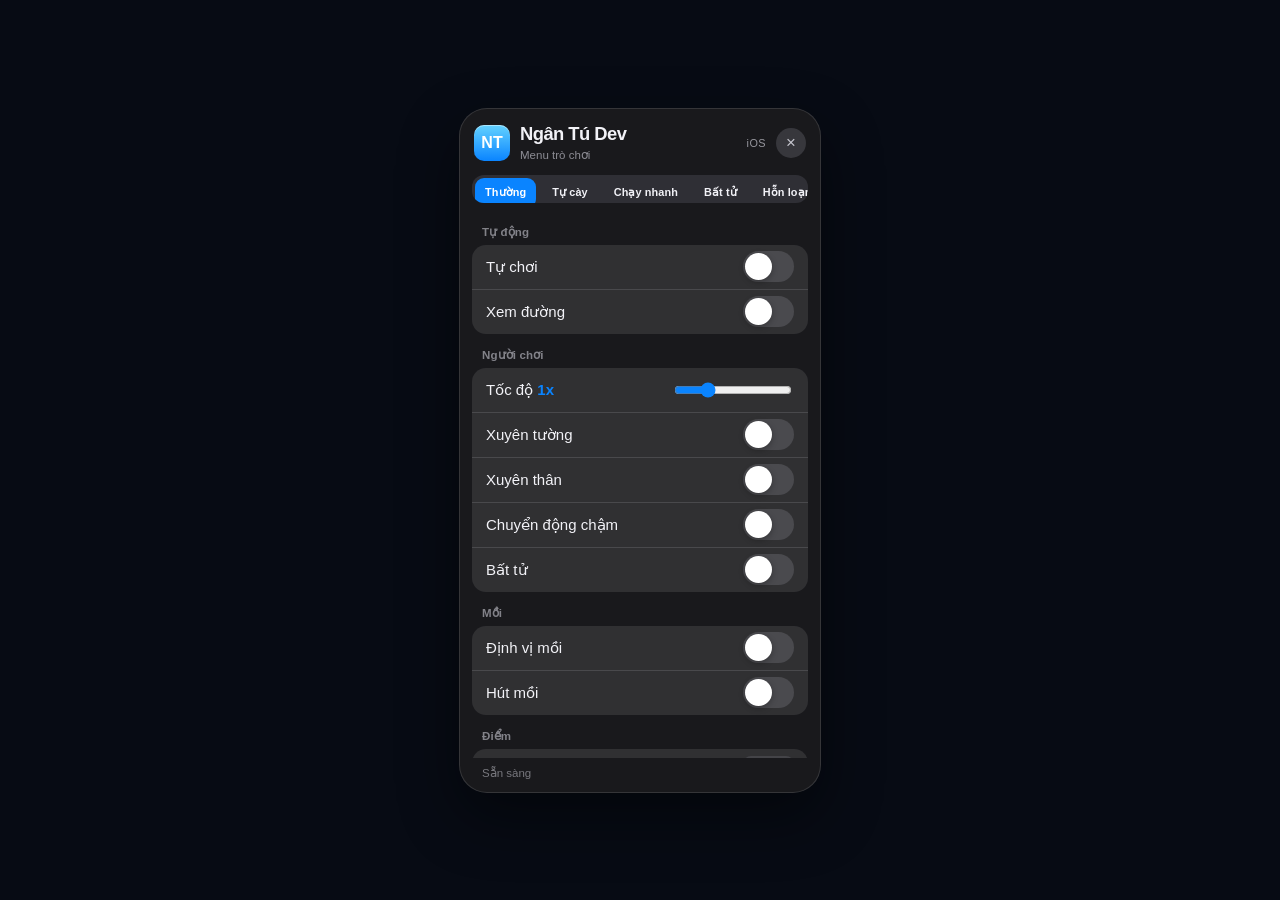
<file: ngan-tu-dev-menu.html>
<!DOCTYPE html>
<html lang="vi">
<head>
<meta charset="utf-8">
<meta name="viewport" content="width=device-width, initial-scale=1">
<title>Ngân Tú Dev — menu source</title>
<style>
body { margin: 0; min-height: 100vh; display: grid; place-items: center; background: #070b14; }
.ntjr {
  position: fixed;
  top: 76px;
  right: 16px;
  z-index: 90;
  display: flex;
  flex-direction: column;
  width: min(360px, calc(100vw - 24px));
  max-height: 75vh;
  padding: 0 0 8px;
  overflow: hidden;
  border-radius: 28px;
  border: 1px solid rgba(255, 255, 255, .12);
  background: rgba(28, 28, 30, .92);
  color: #f2f2f7;
  box-shadow: 0 24px 60px rgba(0, 0, 0, .45);
  backdrop-filter: blur(28px) saturate(1.4);
  font-family: -apple-system, BlinkMacSystemFont, "Segoe UI", sans-serif;
}
.ntjr[hidden] { display: none; }
.ntjr-head {
  display: grid;
  grid-template-columns: auto 1fr auto auto;
  align-items: center;
  gap: 10px;
  padding: 14px 14px 8px;
  cursor: grab;
  user-select: none;
  touch-action: none;
}
.ntjr-head b { display: block; letter-spacing: -.03em; font-size: 1.15rem; font-weight: 700; }
.ntjr-head small { color: rgba(235, 235, 245, .55); letter-spacing: 0; font-size: .72rem; }
.ntjr-chip {
  display: grid;
  place-items: center;
  width: 36px;
  height: 36px;
  border-radius: 10px;
  background: linear-gradient(180deg, #64d2ff, #0a84ff);
  color: white;
  font-weight: 700;
  box-shadow: inset 0 1px 0 rgba(255,255,255,.45);
}
.ntjr-online {
  color: rgba(235, 235, 245, .6);
  font-size: .68rem;
  letter-spacing: .04em;
  white-space: nowrap;
}
#ntjr-close {
  width: 30px;
  min-height: 30px;
  padding: 0;
  border-radius: 50%;
  border: 0;
  background: rgba(120, 120, 128, .32);
  color: rgba(235, 235, 245, .8);
  font-size: 1.05rem;
}
.ntjr-presets {
  display: flex;
  gap: 6px;
  margin: 4px 12px 8px;
  padding: 3px;
  overflow: auto;
  border-radius: 12px;
  background: rgba(118, 118, 128, .24);
}
.ntjr-presets button {
  flex: 1 0 auto;
  min-height: 30px;
  padding: 0 10px;
  border: 0;
  border-radius: 9px;
  background: transparent;
  color: #f2f2f7;
  font-size: .68rem;
  font-weight: 600;
  letter-spacing: .01em;
}
.ntjr-presets button.is-on {
  color: #fff;
  background: #0a84ff;
}
.ntjr-scroll { overflow: auto; padding: 0 0 6px; }
.ntjr-group {
  margin: 14px 22px 6px;
  font-size: .72rem;
  font-weight: 600;
  letter-spacing: .01em;
  text-transform: none;
  color: rgba(235, 235, 245, .5);
}
.ntjr-row {
  display: grid;
  grid-template-columns: minmax(0, 1fr) auto;
  align-items: center;
  gap: 12px;
  min-height: 44px;
  margin: 0 12px;
  padding: 0 14px;
  background: rgba(58, 58, 60, .72);
  font-size: 15px;
  font-weight: 500;
  white-space: nowrap;
  border-bottom: .5px solid rgba(84, 84, 88, .7);
}
.ntjr-group + .ntjr-row { border-radius: 14px 14px 0 0; }
.ntjr-row:has(+ .ntjr-group),
.ntjr-row:last-child {
  border-bottom: 0;
  border-radius: 0 0 14px 14px;
}
.ntjr-group + .ntjr-row:has(+ .ntjr-group),
.ntjr-group + .ntjr-row:last-child { border-radius: 14px; }
.ntjr-row span { overflow: hidden; text-overflow: ellipsis; }
.ntjr-row b { color: #0a84ff; font-weight: 600; }
.ntjr-row input[type="checkbox"] {
  appearance: none;
  width: 51px;
  height: 31px;
  margin: 0;
  border: 0;
  border-radius: 99px;
  background: rgba(120, 120, 128, .36);
  position: relative;
  cursor: pointer;
  transition: background .2s ease;
}
.ntjr-row input[type="checkbox"]::after {
  content: '';
  position: absolute;
  top: 2px;
  left: 2px;
  width: 27px;
  height: 27px;
  border-radius: 50%;
  background: #fff;
  box-shadow: 0 2px 6px rgba(0,0,0,.28);
  transition: transform .22s cubic-bezier(.2, .9, .3, 1.15);
}
.ntjr-row input[type="checkbox"]:checked { background: #34c759; }
.ntjr-row input[type="checkbox"]:checked::after { transform: translateX(20px); }
.ntjr-row input[type="range"] { width: 118px; accent-color: #0a84ff; }
.ntjr-row select {
  min-height: 30px;
  border: 0;
  border-radius: 8px;
  background: rgba(118, 118, 128, .28);
  color: #0a84ff;
  font-weight: 600;
  padding: 0 8px;
}
.ntjr-foot {
  margin: 8px 22px 4px;
  padding: 0;
  border: 0;
  color: rgba(235, 235, 245, .45);
  font-size: .72rem;
  letter-spacing: 0;
  text-transform: none;
}

.ntjr { position: relative; top: auto; right: auto; }
</style>
</head>
<body>
<aside class="ntjr" id="ntjr">
  <div class="ntjr-head">
    <span class="ntjr-chip">NT</span>
    <div><b>Ngân Tú Dev</b><small>Menu trò chơi</small></div>
    <span class="ntjr-online">iOS</span>
    <button type="button" id="ntjr-close" aria-label="Đóng menu">×</button>
  </div>
  <div class="ntjr-presets">
    <button type="button" class="is-on">Thường</button>
    <button type="button">Tự cày</button>
    <button type="button">Chạy nhanh</button>
    <button type="button">Bất tử</button>
    <button type="button">Hỗn loạn</button>
  </div>
  <div class="ntjr-scroll">
    <p class="ntjr-group">Tự động</p>
    <label class="ntjr-row"><span>Tự chơi</span><input type="checkbox"></label>
    <label class="ntjr-row"><span>Xem đường</span><input type="checkbox"></label>
    <p class="ntjr-group">Người chơi</p>
    <label class="ntjr-row"><span>Tốc độ <b>1x</b></span><input type="range" min="0" max="4" step="1" value="1"></label>
    <label class="ntjr-row"><span>Xuyên tường</span><input type="checkbox"></label>
    <label class="ntjr-row"><span>Xuyên thân</span><input type="checkbox"></label>
    <label class="ntjr-row"><span>Chuyển động chậm</span><input type="checkbox"></label>
    <label class="ntjr-row"><span>Bất tử</span><input type="checkbox"></label>
    <p class="ntjr-group">Mồi</p>
    <label class="ntjr-row"><span>Định vị mồi</span><input type="checkbox"></label>
    <label class="ntjr-row"><span>Hút mồi</span><input type="checkbox"></label>
    <p class="ntjr-group">Điểm</p>
    <label class="ntjr-row"><span>Nhân điểm</span><select><option>x1</option><option>x2</option><option>x5</option></select></label>
    <p class="ntjr-group">Vui</p>
    <label class="ntjr-row"><span>Hỗn loạn</span><input type="checkbox"></label>
    <p class="ntjr-group">Dev</p>
    <label class="ntjr-row"><span>Vùng va chạm</span><input type="checkbox"></label>
  </div>
  <div class="ntjr-foot">Sẵn sàng</div>
</aside>
</body>
</html>
</file>
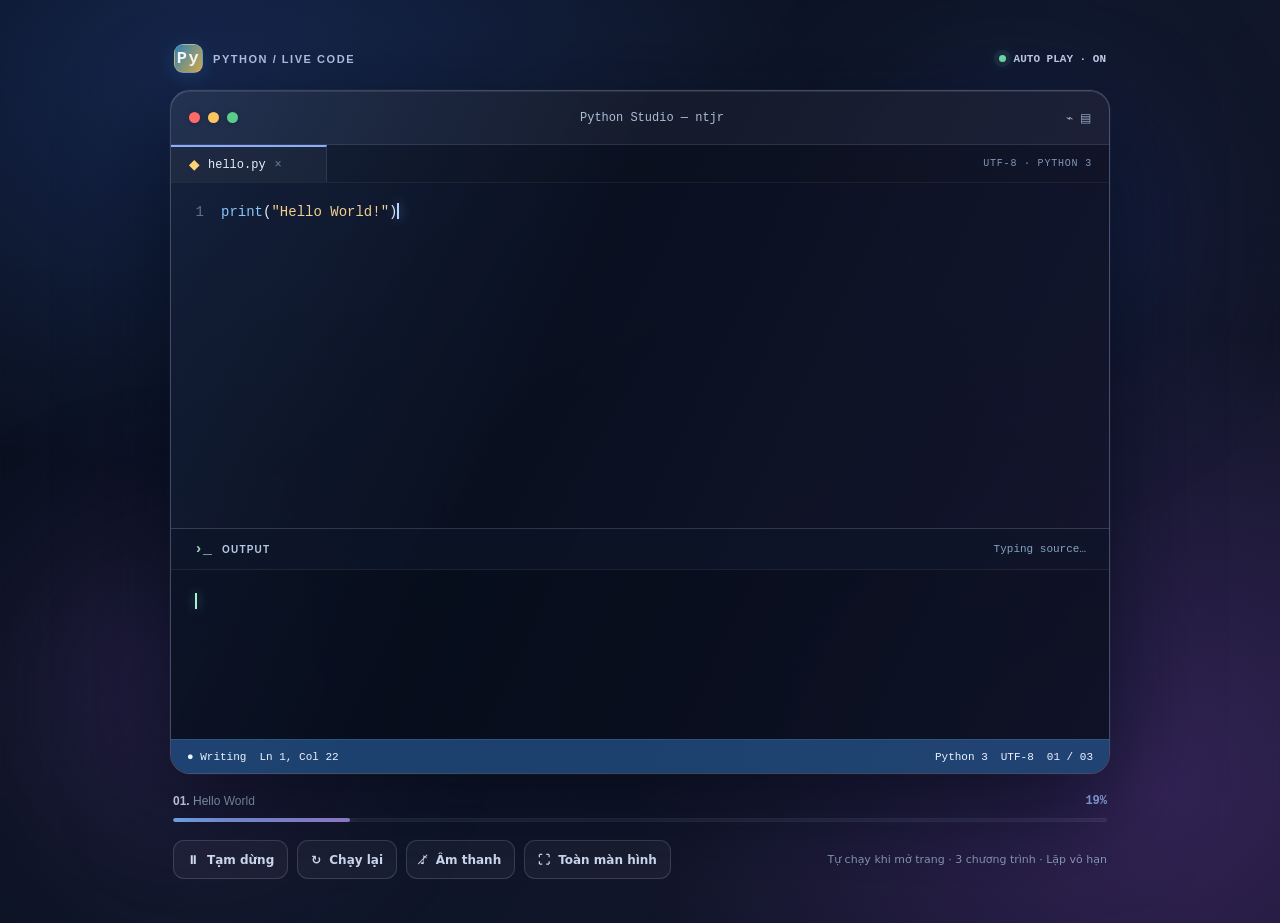
<file: python-studio.html>
<!doctype html>
<html lang="vi">
<head>
  <meta charset="utf-8">
  <meta name="viewport" content="width=device-width, initial-scale=1, viewport-fit=cover">
  <meta name="theme-color" content="#0b1021">
  <title>Python Studio — ntjr</title>
  <script>
    // Embedded studio follows the parent page's appearance without changing its standalone design.
    if (new URLSearchParams(location.search).has('embed')) {
      const root = document.documentElement;
      root.classList.add('embed');
      if (window.parent !== window) {
        try {
          const parentRoot = window.parent.document.documentElement;
          const syncAppearance = () => {
            root.dataset.appearance = parentRoot.dataset.appearance === 'light' ? 'light' : 'dark';
          };
          syncAppearance();
          new MutationObserver(syncAppearance).observe(parentRoot, {
            attributes: true, attributeFilter: ['data-appearance']
          });
        } catch (_) { root.dataset.appearance = 'dark'; }
      }
    }
  </script>
  <style>
    :root{color-scheme:dark;--text:#e7edfc;--muted:#9baecc;--border:rgba(181,204,255,.18);--panel:rgba(18,26,45,.79);--blue:#88b8ff;--purple:#c29afa;--green:#a1e5bd;--gold:#efce91}
    *{box-sizing:border-box}
    html{height:100%;background:#080d1c}
    body{margin:0;min-height:100svh;display:flex;justify-content:center;align-items:center;padding:44px 20px;color:var(--text);font-family:Inter,-apple-system,BlinkMacSystemFont,"Segoe UI",sans-serif;overflow-x:hidden;background:radial-gradient(ellipse 62% 58% at 17% 8%,rgba(57,102,203,.28),transparent 75%),radial-gradient(ellipse 53% 65% at 90% 85%,rgba(124,72,192,.30),transparent 76%),linear-gradient(130deg,#070d1b 2%,#10172a 54%,#141328 100%)}
    body:before{content:"";position:fixed;inset:0;pointer-events:none;opacity:.34;background-image:linear-gradient(rgba(203,215,255,.037) 1px,transparent 1px),linear-gradient(90deg,rgba(203,215,255,.037) 1px,transparent 1px);background-size:44px 44px;mask-image:linear-gradient(to bottom,transparent,#000 35%,#000 85%,transparent)}
    html.embed body{min-height:0;padding:12px 8px;align-items:flex-start}html.embed .studio{margin:0 auto}html.embed .aura{display:none}
    .aura{position:fixed;border-radius:50%;filter:blur(85px);pointer-events:none;animation:float 12s ease-in-out infinite alternate}
    .aura.one{width:280px;height:280px;background:#3961ec33;top:10%;right:10%}
    .aura.two{width:300px;height:300px;background:#9b53d92e;bottom:6%;left:3%;animation-delay:-5s}
    @keyframes float{from{transform:translate3d(0,0,0)}to{transform:translate3d(35px,-35px,0)}}
    .studio{position:relative;width:min(940px,100%);margin:auto;animation:reveal .85s cubic-bezier(.2,.8,.2,1) both}
    @keyframes reveal{0%{opacity:0;transform:translateY(25px) scale(.90);filter:blur(12px)}100%{opacity:1;transform:translateY(0) scale(1);filter:blur(0)}}
    .masthead{display:flex;align-items:center;justify-content:space-between;margin:0 4px 17px;gap:10px}
    .brand{display:flex;align-items:center;gap:10px;letter-spacing:.14em;font-size:11px;color:#b7cae9;font-weight:700}
    .python-icon{display:grid;place-items:center;width:29px;height:29px;background:linear-gradient(130deg,#2d82bb,#e0b650);color:white;border:1px solid #ffffff35;border-radius:9px;box-shadow:0 4px 20px #3578b94d;font:800 17px ui-monospace,monospace}
    .autoplay{display:flex;align-items:center;gap:8px;font:600 11px ui-monospace,SFMono-Regular,Consolas,monospace;color:#c7d4ef}
    .pulse{width:7px;height:7px;border-radius:50%;background:#75e3b1;box-shadow:0 0 0 5px #75e3b111,0 0 13px #75e3b176;animation:pulse 2s ease-in-out infinite}
    @keyframes pulse{50%{opacity:.4}}
    .window{overflow:hidden;border-radius:20px;border:1px solid rgba(201,218,255,.25);box-shadow:0 30px 100px #030916b0,0 1px #ffffff15 inset,0 0 0 1px #ffffff09;backdrop-filter:blur(32px) saturate(135%);-webkit-backdrop-filter:blur(32px) saturate(135%);background:linear-gradient(115deg,rgba(30,45,75,.70),rgba(12,19,35,.89) 40%,rgba(27,27,53,.85))}
    .titlebar{height:54px;display:flex;justify-content:space-between;align-items:center;padding:0 18px;background:rgba(255,255,255,.035);border-bottom:1px solid rgba(177,197,237,.13)}
    .traffic{display:flex;gap:8px}.traffic span{display:block;width:11px;height:11px;border-radius:50%;box-shadow:0 1px 5px #0003}.traffic span:nth-child(1){background:#ff6a68}.traffic span:nth-child(2){background:#f8c55f}.traffic span:nth-child(3){background:#57ce89}
    .title{font:500 12px ui-monospace,Consolas,monospace;color:#acbdd7;white-space:nowrap}
    .win-actions{display:flex;gap:7px}.win-actions .mini{color:#99aac4;font-size:12px}
    .tabrow{height:38px;background:rgba(0,0,0,.16);border-bottom:1px solid #ffffff0e;display:flex;justify-content:space-between;align-items:stretch}
    .tab{border-right:1px solid #ffffff18;border-top:2px solid #8cadfa;display:flex;align-items:center;gap:9px;padding:0 18px;background:#ffffff0a;font:500 12px ui-monospace,Consolas,monospace;color:#e7edfa;min-width:156px}
    .py-badge{color:#ffd273;font-size:13px;font-weight:800}.tab-meta{display:flex;align-items:center;padding-right:17px;color:#8297ba;font:10px ui-monospace,Consolas,monospace;letter-spacing:.08em}
    .editor{height:345px;overflow:auto;overscroll-behavior:contain;scrollbar-color:#59658577 transparent;scrollbar-width:thin;padding:17px 22px 30px 0;background:rgba(3,9,23,.21)}
    .code-lines{margin:0;font:500 14px/1.85 ui-monospace,SFMono-Regular,Menlo,Consolas,"Liberation Mono",monospace;tab-size:4;min-width:0}
    .code-line{display:grid;grid-template-columns:48px minmax(0,1fr);align-items:start;min-height:25.9px;padding:0 12px 0 0;border-left:2px solid transparent;transition:background .1s ease,border-color .1s ease}
    .code-line.active{background:linear-gradient(90deg,#628dce30,#628dce06);border-left-color:#8fbaff}
    .line-num{text-align:right;padding-right:17px;color:#5f728f;user-select:none}.active .line-num{color:#bbd1ff}
    .code-text{white-space:pre-wrap;overflow-wrap:anywhere;color:#e1e8f7;min-width:0}.code-text .kw{color:#caabff}.code-text .fn{color:#87c5ff}.code-text .str{color:#f3cf91}.code-text .num{color:#a4e3b9}.code-text .comment{color:#7899b1;font-style:italic}.code-text .var{color:#e7eefc}.code-text .operator{color:#a9bbdf}
    .caret{display:inline-block;width:2px;height:1.18em;background:#b5d9ff;box-shadow:0 0 11px #83b5ffb6;margin-left:0;vertical-align:-.22em;animation:blink .85s steps(1) infinite;white-space:nowrap}
    @keyframes blink{50%{opacity:0}}
    .divider{border-top:1px solid rgba(180,197,236,.18)}
    .terminal-head{height:41px;display:flex;justify-content:space-between;align-items:center;padding:0 23px;background:#0b1325a8;border-bottom:1px solid #ffffff12}
    .terminal-label{font-size:10px;letter-spacing:.12em;font-weight:700;color:#b7c7e1;display:flex;align-items:center;gap:10px}
    .terminal-label:before{content:"›_";letter-spacing:0;color:#a0d9b9;font:800 15px monospace}
    .runtime{font:11px ui-monospace,Consolas,monospace;color:#86a3c2}
    .output-wrap{min-height:142px;height:169px;overflow:auto;scrollbar-color:#59658577 transparent;scrollbar-width:thin;background:rgba(1,7,18,.45);padding:20px 24px;overscroll-behavior:contain}
    .output{font:500 14px/1.85 ui-monospace,SFMono-Regular,Menlo,Consolas,"Liberation Mono",monospace;color:#b8efd0;white-space:pre-wrap;overflow-wrap:anywhere;margin:0;min-height:1.85em}
    /* Crucial: cursor is a LAST INLINE CHILD inside the output pre, not absolutely placed or outside it. */
    .output .caret{background:#a6f1cf;box-shadow:0 0 11px #72e4ad99}
    .statusbar{display:flex;align-items:center;justify-content:space-between;gap:10px;height:34px;padding:0 16px;background:#23548bb8;border-top:1px solid #75a8e72b;color:#edf3ff;font:500 11px ui-monospace,Consolas,monospace}
    .status-left,.status-right{display:flex;align-items:center;gap:13px}
    .bottom{margin-top:20px;padding:0 3px}.meta{display:flex;justify-content:space-between;align-items:center;gap:12px;color:#a6b8d6;font-size:12px;margin-bottom:10px}.meta b{color:#e4eafd}.percent{font:600 12px ui-monospace,Consolas,monospace;color:#9bbdfc}
    .track{height:4px;border-radius:10px;background:#a6badb1d;overflow:hidden;box-shadow:0 0 0 1px #ffffff09 inset}.fill{height:100%;background:linear-gradient(90deg,#7bb6ff,#bd9cff);width:0;border-radius:10px;transition:width .18s linear;box-shadow:0 0 15px #78adf78c}
    .controls{display:flex;align-items:center;justify-content:space-between;gap:12px;flex-wrap:wrap;margin-top:18px}.buttons{display:flex;gap:9px;align-items:center}.control{border:1px solid #b5c8eb34;background:#ffffff0b;color:#dbe8ff;min-height:39px;padding:0 13px;border-radius:11px;display:flex;gap:8px;align-items:center;cursor:pointer;font:600 12px ui-sans-serif,system-ui,sans-serif;transition:background .15s ease,transform .15s ease}.control:hover{background:#b9ceff1a;transform:translateY(-1px)}.control:focus-visible{outline:2px solid #aac9ff;outline-offset:2px}.control[aria-pressed=true]{border-color:#9ac3ff8a;background:#9ac3ff20}
    .help{font:11px/1.6 ui-sans-serif,system-ui,sans-serif;color:#8c9fbd;text-align:right;max-width:330px}.sr{position:absolute;height:1px;width:1px;overflow:hidden;clip:rect(0,0,0,0)}
    noscript .notice{padding:16px;text-align:center;color:#f4c58b;background:#342c2b;border-radius:10px;margin-top:14px}
    @media(max-width:650px){body{padding:18px 10px;align-items:center}.masthead{margin:0 6px 12px}.studio{width:100%}.window{border-radius:16px}.titlebar{height:44px;padding:0 13px}.tab{min-width:134px;padding:0 12px}.editor{height:310px;padding-top:13px;padding-right:5px}.code-lines{font-size:12px;line-height:1.8}.code-line{grid-template-columns:35px minmax(0,1fr);min-height:22px}.line-num{padding-right:10px}.output-wrap{height:153px;min-height:130px;padding:14px 14px}.output{font-size:12px}.terminal-head{padding:0 14px}.status-right{display:none}.control{min-height:39px;padding:0 10px}.control .label{display:none}.help{display:none}.controls{justify-content:center}.brand{font-size:10px}}
    @media(max-width:360px){body{padding:10px 5px}.win-actions{display:none}.controls{gap:4px}.editor{height:285px}.tab-meta{padding-right:9px}.brand{letter-spacing:.08em}}
    @media(prefers-reduced-motion:reduce){.aura,.pulse,.studio{animation:none}.caret{animation-duration:1.5s}.control{transition:none}}
  
    /* Seamless embedded Góc code: only the existing editor and Output remain visible. */
    html.embed,html.embed body{height:auto!important;min-height:0!important;background:transparent!important;overflow:hidden;scrollbar-width:none}
    html.embed body{display:block;padding:0!important;margin:0!important}
    html.embed body:before,html.embed .aura,html.embed .masthead,html.embed .bottom,html.embed .statusbar{display:none!important}
    html.embed .studio{width:100%;max-width:none;margin:0;animation:none;filter:none}
    html.embed .window{border:0;border-radius:0;box-shadow:none;background:transparent;backdrop-filter:none;-webkit-backdrop-filter:none;overflow:hidden}
    html.embed .titlebar{background:transparent;border-bottom:1px solid rgba(170,190,231,.14);height:45px;justify-content:center}
    html.embed .titlebar .title{font-weight:600;color:#c9d6ee}
    html.embed .traffic,html.embed .win-actions{display:none}
    html.embed .tabrow,html.embed .tab{background:transparent}
    html.embed .editor,html.embed .output-wrap{background:transparent;scrollbar-width:none}
    html.embed .terminal-head{background:transparent}
    html.embed::-webkit-scrollbar,html.embed body::-webkit-scrollbar,html.embed .editor::-webkit-scrollbar,html.embed .output-wrap::-webkit-scrollbar{display:none;width:0;height:0}
    /* Light appearance ONLY for embedded studio. Keep all dark/standalone styling unchanged. */
    html.embed[data-appearance="light"] {
      color-scheme:light;
      --text:#253a40;--muted:#586d72;
    }
    html.embed[data-appearance="light"] .window {background:#f8faf8;color:#253a40}
    html.embed[data-appearance="light"] .titlebar {background:#f8faf8;border-bottom-color:#dbe4df}
    html.embed[data-appearance="light"] .titlebar .title {color:#3e5660}
    html.embed[data-appearance="light"] .tabrow {background:#f1f6f2;border-bottom-color:#d9e2dc}
    html.embed[data-appearance="light"] .tab {background:#f5f9f5;color:#2b424a;border-right-color:#d9e2dc;border-top-color:#5d8b8a}
    html.embed[data-appearance="light"] .tab-meta {color:#5e7983}
    html.embed[data-appearance="light"] .editor {background:#fbfdfb}
    html.embed[data-appearance="light"] .code-line.active {background:linear-gradient(90deg,#dbeae9,#f8fbf9);border-left-color:#699da3}
    html.embed[data-appearance="light"] .line-num {color:#71868b}
    html.embed[data-appearance="light"] .active .line-num {color:#38636c}
    html.embed[data-appearance="light"] .code-text {color:#25373d}
    html.embed[data-appearance="light"] .code-text .kw {color:#7653a4}
    html.embed[data-appearance="light"] .code-text .fn {color:#245f99}
    html.embed[data-appearance="light"] .code-text .str {color:#9a5a21}
    html.embed[data-appearance="light"] .code-text .num {color:#2d7952}
    html.embed[data-appearance="light"] .code-text .comment {color:#6b8185}
    html.embed[data-appearance="light"] .code-text .var {color:#25373d}
    html.embed[data-appearance="light"] .code-text .operator {color:#4b687b}
    html.embed[data-appearance="light"] .caret {background:#3b8795;box-shadow:0 0 8px #3b879544}
    html.embed[data-appearance="light"] .divider {border-top-color:#dae5df}
    html.embed[data-appearance="light"] .terminal-head {background:#f1f6f2;border-bottom-color:#d9e3de}
    html.embed[data-appearance="light"] .terminal-label {color:#466069}
    html.embed[data-appearance="light"] .terminal-label:before {color:#31846b}
    html.embed[data-appearance="light"] .runtime {color:#657e85}
    html.embed[data-appearance="light"] .output-wrap {background:#f8fbf9}
    html.embed[data-appearance="light"] .output {color:#23644d}
    html.embed[data-appearance="light"] .output .caret {background:#39866c;box-shadow:0 0 8px #39866c44}

  </style>
</head>
<body>
  <div class="aura one" aria-hidden="true"></div><div class="aura two" aria-hidden="true"></div>
  <main class="studio" aria-label="Python code animation tự chạy">
    <div class="masthead"><div class="brand"><span class="python-icon">Py</span><span>PYTHON / LIVE CODE</span></div><div class="autoplay"><span class="pulse"></span><span id="live">AUTO PLAY · ON</span></div></div>
    <section class="window" id="window" aria-label="Trình soạn thảo Python và kết quả">
      <header class="titlebar"><div class="traffic" aria-hidden="true"><span></span><span></span><span></span></div><div class="title">Python Studio — ntjr</div><div class="win-actions" aria-hidden="true"><span class="mini">⌁</span><span class="mini">▤</span></div></header>
      <div class="tabrow"><div class="tab"><span class="py-badge">◆</span><span id="fileName">hello.py</span><span style="color:#697f9e">×</span></div><div class="tab-meta">UTF-8 · PYTHON 3</div></div>
      <div class="editor" id="editor" aria-label="Mã Python đang được gõ"><div class="code-lines" id="codeLines"><div class="code-line"><span class="line-num">1</span><span class="code-text"><span class="caret"></span></span></div></div></div>
      <div class="divider"></div>
      <div class="terminal-head"><span class="terminal-label">OUTPUT</span><span class="runtime" id="runStatus">Writing…</span></div>
      <div class="output-wrap" id="outputWrap"><pre class="output" id="output"><span class="caret" id="outputCaret" hidden></span></pre></div>
      <footer class="statusbar"><div class="status-left"><span id="statusText">● Writing</span><span id="positionText">Ln 1, Col 1</span></div><div class="status-right"><span>Python 3</span><span>UTF-8</span><span id="sceneCounter">01 / 03</span></div></footer>
    </section>
    <section class="bottom" aria-label="Tiến trình và điều khiển">
      <div class="meta"><span><b id="sceneTitle">01.</b> <span id="description">Hello World</span></span><span class="percent" id="percent">0%</span></div>
      <div class="track" role="progressbar" aria-label="Tiến độ trình diễn" aria-valuemin="0" aria-valuemax="100" aria-valuenow="0" id="track"><div class="fill" id="fill"></div></div>
      <div class="controls"><div class="buttons">
        <button class="control" id="pause" title="Tạm dừng / tiếp tục" aria-label="Tạm dừng"><span id="pauseIcon">⏸</span><span class="label" id="pauseText">Tạm dừng</span></button>
        <button class="control" id="restart" title="Chạy lại từ đầu" aria-label="Chạy lại"><span>↻</span><span class="label">Chạy lại</span></button>
        <button class="control" id="sound" title="Bật/tắt tiếng gõ phím" aria-label="Bật âm thanh" aria-pressed="false"><span id="soundIcon">♪̸</span><span class="label" id="soundText">Âm thanh</span></button>
        <button class="control" id="fullscreen" title="Toàn màn hình" aria-label="Toàn màn hình"><span>⛶</span><span class="label">Toàn màn hình</span></button>
      </div><div class="help">Tự chạy khi mở trang · 3 chương trình · Lặp vô hạn</div></div>
    </section>
    <noscript><div class="notice">Trình duyệt đang chặn JavaScript. Hãy mở tệp bằng Chrome/Safari và bật JavaScript để hiệu ứng tự chạy.</div></noscript>
  </main>
  <script>
  (() => {
    'use strict';
    // Kịch bản dựng sẵn: đổi 3 mục này để thay nội dung, không cần máy chủ hoặc Python.
    const scenes = [
      {file:'hello.py',title:'Hello World',code:'print("Hello World!")',events:[{line:1,text:'Hello World!\n'}]},
      {file:'intro.py',title:'Giới thiệu',code:'print("Xin chào, mình là Ngân Tú!")',events:[{line:1,text:'Xin chào, mình là Ngân Tú!\n'}]},
      {file:'calculator.py',title:'Vòng lặp và phép tính',code:[
        'print("Bắt đầu chương trình...")',
        'print("Đếm từ 1 đến 10")',
        'chan = []',
        'le = []',
        'tong = 0',
        'for i in range(1, 11):',
        '    tong += i',
        '    if i % 2 == 0:',
        '        chan.append(i)',
        '    else:',
        '        le.append(i)',
        'print("Số chẵn:", *chan)',
        'print("Số lẻ:", *le)',
        'print("Tổng =", tong)',
        'print("Hoàn thành!")'
      ].join('\n'),events:[
        {line:1,text:'Bắt đầu chương trình...\n'},
        {line:2,text:'Đếm từ 1 đến 10\n'},
        {line:6,walk:[6,7,8,9,6,7,8,10,11,6,7,8,9,6,7,8,10,11],delay:65},
        {line:12,text:'Số chẵn: 2 4 6 8 10\n'},
        {line:13,text:'Số lẻ: 1 3 5 7 9\n'},
        {line:14,text:'Tổng = 55\n'},
        {line:15,text:'Hoàn thành!\n'}
      ]}
    ];
    const $=id=>document.getElementById(id);
    const editor=$('editor'), codeLines=$('codeLines'), output=$('output'), outputWrap=$('outputWrap'), outputCaret=$('outputCaret');
    // This is a real text node BEFORE a real inline cursor node, both inside <pre>.
    // It follows every character, wrapped line and newline without position calculations.
    const outputText=document.createTextNode('');
    output.insertBefore(outputText,outputCaret);
    let runToken=0,paused=false,soundEnabled=false,audioContext=null,keystroke=0;
    const typeDelay=60, eraseDelay=16, eraseChunk=8, outDelay=55, holdDelay=3000;
    const escapeHtml=s=>s.replace(/[&<>"']/g,c=>({'&':'&amp;','<':'&lt;','>':'&gt;','"':'&quot;',"'":'&#39;'}[c]));
    function syntax(raw){
      let html='',prev=0;
      const regex=/(#[^\n]*|"(?:\\.|[^"\\])*"|'(?:\\.|[^'\\])*'|\b\d+(?:\.\d+)?\b|\b[A-Za-z_]\w*\b)/g;
      for(const match of raw.matchAll(regex)){
        html+=escapeHtml(raw.slice(prev,match.index));const s=match[0];let cls='var';
        if(s[0]==='#')cls='comment';else if(s[0]==='"'||s[0]==="'")cls='str';else if(/^\d/.test(s))cls='num';
        else if(['print','range','append','len','sum','int','str'].includes(s))cls='fn';
        else if(['for','in','if','else','while','def','return'].includes(s))cls='kw';
        html+='<span class="'+cls+'">'+escapeHtml(s)+'</span>';prev=match.index+s.length;
      }
      return html+escapeHtml(raw.slice(prev));
    }
    let codeCursor;
    function renderCode(text,showCaret=true,activeLine=0){
      const lines=text.split('\n');const fragment=document.createDocumentFragment();
      lines.forEach((line,i)=>{
        const row=document.createElement('div');row.className='code-line'+(activeLine===i+1?' active':'');
        const number=document.createElement('span');number.className='line-num';number.textContent=i+1;
        const body=document.createElement('span');body.className='code-text';body.innerHTML=syntax(line);
        if(showCaret&&i===lines.length-1){const cur=document.createElement('span');cur.className='caret';cur.setAttribute('aria-hidden','true');body.appendChild(cur);codeCursor=cur;}
        row.append(number,body);fragment.append(row);
      });
      codeLines.replaceChildren(fragment);
      $('positionText').textContent=`Ln ${lines.length}, Col ${Array.from(lines.at(-1)).length+1}`;
      if(activeLine){
        const active=codeLines.children[activeLine-1];
        if(active){
          // scrollIntoView() also scrolls ancestor documents, including the parent page
          // when the studio is embedded in an iframe. Keep the animation inside editor.
          const row=active.getBoundingClientRect(), box=editor.getBoundingClientRect();
          if(row.bottom>box.bottom-16)editor.scrollTop+=row.bottom-box.bottom+16;
          else if(row.top<box.top+16)editor.scrollTop+=row.top-box.top-16;
        }
      }
      else if(showCaret&&codeCursor){const offset=codeCursor.getBoundingClientRect().bottom-editor.getBoundingClientRect().bottom;if(offset>0)editor.scrollTop+=offset+32;}
    }
    function setStatus(name){
      const messages={Writing:'● Writing',Running:'▶ Running',Finished:'✓ Finished',Clearing:'⌫ Clearing',Paused:'Ⅱ Paused'};
      $('statusText').textContent=messages[name]||name;
      $('runStatus').textContent=name==='Running'?'● Executing…':name==='Writing'?'Typing source…':name==='Clearing'?'Cleaning up…':name==='Finished'?'Process finished · exit code 0':name==='Paused'?'Paused':name;
    }
    function setProgress(v){const n=Math.max(0,Math.min(100,Math.round(v)));$('fill').style.width=n+'%';$('percent').textContent=n+'%';$('track').setAttribute('aria-valuenow',String(n));}
    function updateOutput(v,visible){outputText.nodeValue=v;outputCaret.hidden=!visible;outputWrap.scrollTop=outputWrap.scrollHeight;}
    function setPaused(v){paused=v;const label=paused?'Tiếp tục':'Tạm dừng';$('pause').setAttribute('aria-label',label);$('pauseIcon').textContent=paused?'▶':'⏸';$('pauseText').textContent=label;$('live').textContent=paused?'PAUSED':'AUTO PLAY · ON';if(paused)setStatus('Paused');}
    function clickSound(){
      if(!soundEnabled||!audioContext||audioContext.state!=='running')return;
      if(++keystroke%3!==0)return;
      try{const time=audioContext.currentTime;const osc=audioContext.createOscillator(),gain=audioContext.createGain();osc.type='triangle';osc.frequency.setValueAtTime(420+(keystroke%7)*33,time);osc.frequency.exponentialRampToValueAtTime(170,time+.026);gain.gain.setValueAtTime(.006,time);gain.gain.exponentialRampToValueAtTime(.0001,time+.032);osc.connect(gain);gain.connect(audioContext.destination);osc.start(time);osc.stop(time+.04);}catch(_){/* no audio */}
    }
    async function delay(ms,token){
      let remaining=ms;
      while(remaining>0){if(token!==runToken)return false;if(paused){await new Promise(r=>setTimeout(r,35));continue;}
        const part=Math.min(25,remaining);await new Promise(r=>setTimeout(r,part));remaining-=part;}
      return token===runToken;
    }
    async function typeCode(s,token,index){let shown='';const chars=Array.from(s.code);editor.scrollTop=0;setStatus('Writing');
      for(let i=0;i<chars.length;i++){if(token!==runToken)return false;shown+=chars[i];renderCode(shown,true);clickSound();setProgress(((index+(i+1)/chars.length*.58)/scenes.length)*100);
        if(!(await delay(chars[i]==='\n'?92:typeDelay,token)))return false;}
      return true;
    }
    async function printText(str,token){let text=outputText.nodeValue;
      for(const c of Array.from(str)){if(token!==runToken)return false;text+=c;updateOutput(text,true);clickSound();if(!(await delay(c==='\n'?90:outDelay,token)))return false;}
      return true;
    }
    async function execute(s,token,index){setStatus('Running');const events=s.events;
      for(let n=0;n<events.length;n++){if(token!==runToken)return false;const ev=events[n];
        if(ev.walk){for(const line of ev.walk){renderCode(s.code,false,line);if(!(await delay(ev.delay||90,token)))return false;}}
        renderCode(s.code,false,ev.line);
        if(!(await delay(220,token)))return false;
        if(ev.text&&!(await printText(ev.text,token)))return false;
        setProgress(((index+.58+(n+1)/events.length*.27)/scenes.length)*100);
      }
      renderCode(s.code,false);setStatus('Finished');updateOutput(outputText.nodeValue,true);setProgress(((index+.85)/scenes.length)*100);return true;
    }
    async function clearScene(s,token,index){
      setStatus('Clearing');
      // Xóa rất nhanh theo nhóm 8 ký tự mỗi khung ~16ms, thay vì 30ms MỖI ký tự.
      // Con trỏ vẫn nằm ngay sau chữ cuối cùng trong Output và Code khi lùi.
      const outputChars=Array.from(outputText.nodeValue);
      while(outputChars.length){
        if(token!==runToken)return false;
        outputChars.length=Math.max(0,outputChars.length-eraseChunk);
        updateOutput(outputChars.join(''),true);
        if(!(await delay(eraseDelay,token)))return false;
      }
      updateOutput('',false);
      const codeChars=Array.from(s.code);
      while(codeChars.length){
        if(token!==runToken)return false;
        codeChars.length=Math.max(0,codeChars.length-eraseChunk);
        renderCode(codeChars.join(''),true);
        if(!(await delay(eraseDelay,token)))return false;
      }
      renderCode('',true);
      setProgress(((index+1)/scenes.length)*100);
      return true;
    }
    async function start(){const token=++runToken;setPaused(false);setProgress(0);outputText.nodeValue='';editor.scrollTop=0;updateOutput('',false);renderCode('',true);
      while(token===runToken){for(let i=0;i<scenes.length;i++){if(token!==runToken)return;
        const s=scenes[i];$('sceneTitle').textContent=String(i+1).padStart(2,'0')+'.';$('description').textContent=s.title;$('sceneCounter').textContent=String(i+1).padStart(2,'0')+' / 03';$('fileName').textContent=s.file;
        renderCode('',true);updateOutput('',false);editor.scrollTop=0;outputWrap.scrollTop=0;
        if(!(await delay(350,token)))return;
        if(!(await typeCode(s,token,i)))return;
        if(!(await delay(1000,token)))return;
        if(!(await execute(s,token,i)))return;
        if(!(await delay(holdDelay,token)))return;
        if(!(await clearScene(s,token,i)))return;
        if(!(await delay(200,token)))return;
      }
      if(token!==runToken)return;setProgress(0);
      }
    }
    $('pause').addEventListener('click',()=>{setPaused(!paused);if(!paused)setStatus(outputText.nodeValue?'Running':'Writing');});
    $('restart').addEventListener('click',()=>{start();});
    $('sound').addEventListener('click',async()=>{
      if(!soundEnabled){try{const Ctx=window.AudioContext||window.webkitAudioContext;if(!Ctx){$('soundText').textContent='Không hỗ trợ';return;}audioContext=audioContext||new Ctx();await audioContext.resume();soundEnabled=true;}catch(_){$('soundText').textContent='Không hỗ trợ';return;}}
      else soundEnabled=false;
      $('sound').setAttribute('aria-pressed',String(soundEnabled));$('sound').setAttribute('aria-label',soundEnabled?'Tắt âm thanh':'Bật âm thanh');$('soundIcon').textContent=soundEnabled?'♫':'♪̸';$('soundText').textContent=soundEnabled?'Đang bật tiếng':'Âm thanh';
    });
    $('fullscreen').addEventListener('click',()=>{if(document.fullscreenElement){document.exitFullscreen().catch(()=>{});}else{($('window').requestFullscreen?$('window'):document.documentElement).requestFullscreen().catch(()=>{});}});
    const defaultScenes = scenes.map(s=>({...s,events:s.events.map(e=>({...e}))}));
    let lastCMSConfig = '';
    window.addEventListener('message', event => {
      if(event.source !== window.parent || event.origin !== window.location.origin || event.data?.type !== 'ntjr:python-studio-config') return;
      const fields=event.data.code;
      if(!fields || typeof fields !== 'object') return;
      const mapping=[['pythonHello','pythonHelloOutput'],['pythonIntro','pythonIntroOutput'],['pythonCalculator','pythonCalculatorOutput']];
      const values=mapping.map(([codeKey,outKey])=>[fields[codeKey],fields[outKey]].map(v=>typeof v==='string'?v:''));
      const fingerprint=JSON.stringify(values);
      if(fingerprint===lastCMSConfig) return;
      lastCMSConfig=fingerprint;
      mapping.forEach(([codeKey,outKey],i)=>{
        const base=defaultScenes[i], scene=scenes[i];
        scene.code=base.code;
        scene.events=base.events.map(e=>({...e}));
        const source=fields[codeKey], result=fields[outKey];
        if(typeof source==='string' && source.trim() && source.length<=5000) scene.code=source.replace(/\r\n?/g,'\n');
        if(typeof result==='string' && result.trim() && result.length<=2000){
          const rendered=result.replace(/\r\n?/g,'\n');
          scene.events=[{line:Math.max(1,scene.code.split('\n').length),text:rendered.endsWith('\n')?rendered:rendered+'\n'}];
        }
      });
      start();
    });

    // The outer page owns scrolling; keep this embedded panel exactly as tall as its content.
    if (document.documentElement.classList.contains('embed') && window.parent !== window) {
      const panel = document.querySelector('.studio');
      const notifyParentSize = () => {
        if (!panel) return;
        window.parent.postMessage({
          type: 'ntjr:python-studio-height',
          height: Math.ceil(panel.getBoundingClientRect().height)
        }, window.location.origin);
      };
      if (panel && typeof ResizeObserver === 'function') new ResizeObserver(notifyParentSize).observe(panel);
      window.addEventListener('resize', notifyParentSize, {passive:true});
      requestAnimationFrame(notifyParentSize);
    }
    // Let the visitor scroll the main website while their pointer is over the embedded code.
    if (document.documentElement.classList.contains('embed') && window.parent !== window) {
      const moveHost = (x,y) => {
        try { window.parent.scrollBy({left:x,top:y,behavior:'instant'}); } catch (_) {}
      };
      window.addEventListener('wheel', event => {
        if(event.ctrlKey || event.metaKey || !(event.deltaX || event.deltaY)) return;
        const unit = event.deltaMode === 1 ? 16 : event.deltaMode === 2 ? window.innerHeight : 1;
        event.preventDefault();
        moveHost(event.deltaX * unit,event.deltaY * unit);
      },{passive:false});
      let lastTouch=null;
      window.addEventListener('touchstart',event=>{
        lastTouch=event.touches.length===1
          ? {x:event.touches[0].clientX,y:event.touches[0].clientY}:null;
      },{passive:true});
      window.addEventListener('touchmove',event=>{
        if(!lastTouch || event.touches.length!==1)return;
        const t=event.touches[0],dx=lastTouch.x-t.clientX,dy=lastTouch.y-t.clientY;
        lastTouch={x:t.clientX,y:t.clientY};
        if(!event.cancelable || Math.abs(dy)<0.1)return;
        event.preventDefault();
        moveHost(dx,dy);
      },{passive:false});
      window.addEventListener('touchend',()=>lastTouch=null,{passive:true});
      window.addEventListener('touchcancel',()=>lastTouch=null,{passive:true});
    }
    // Start after parsing, without any click; custom animation is all client-side.
    start();
  })();
  </script>
</body>
</html>
</file>
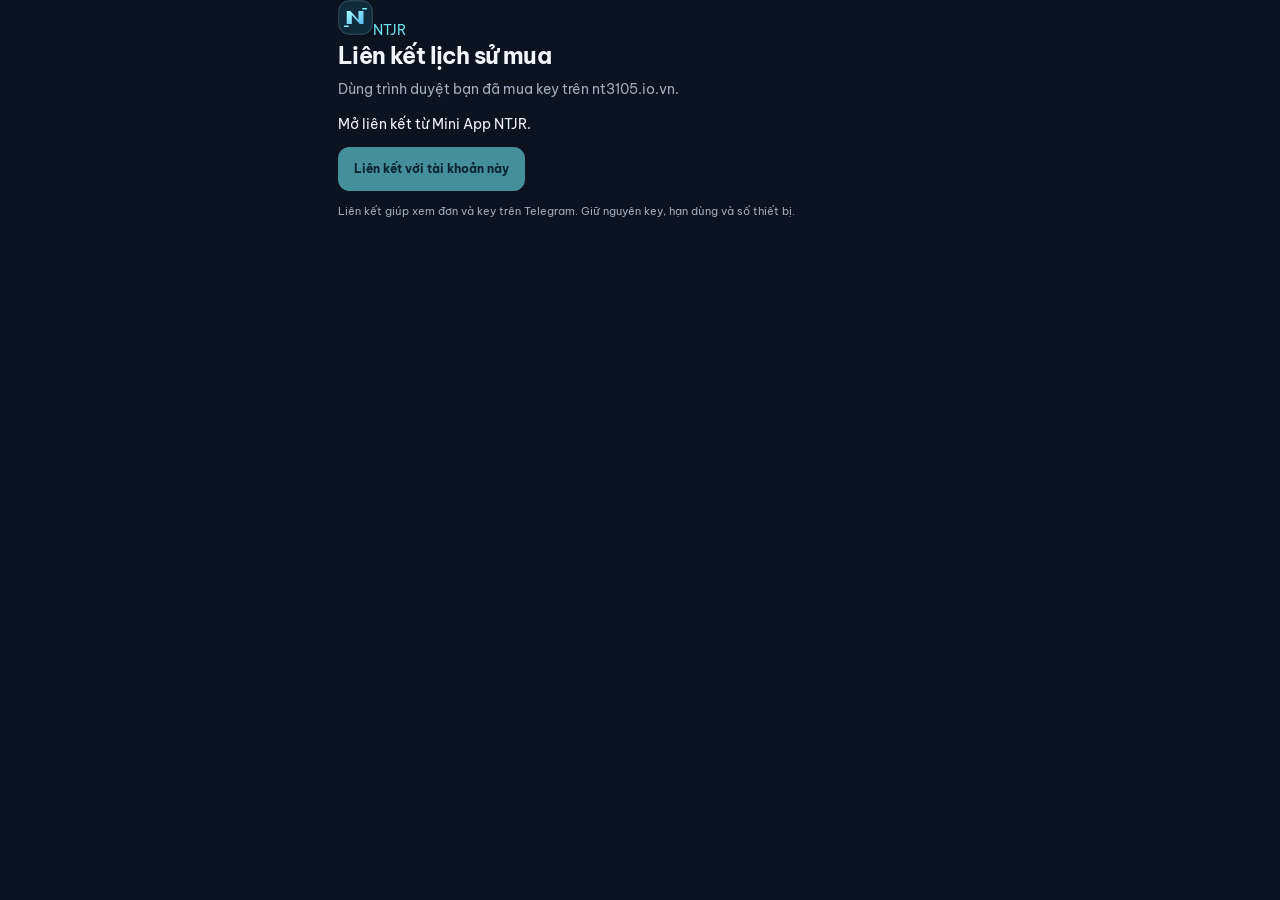
<file: miniapp/link.html>
<!doctype html><html lang="vi"><head><meta charset="utf-8"><meta name="viewport" content="width=device-width,initial-scale=1"><meta name="referrer" content="no-referrer"><title>Liên kết NTJR với Telegram</title><link rel="stylesheet" href="./style.css"><script type="module" src="./link.js"></script></head><body><div class="app"><header><a class="brand" href="/"><img src="./assets/mark.svg" width="35" height="35" alt="">NTJR</a></header><main><h1>Liên kết lịch sử mua</h1><p class="muted">Dùng trình duyệt bạn đã mua key trên nt3105.io.vn.</p><div class="account-card"><p id="target">Đang kiểm tra tài khoản Telegram…</p><button id="confirm" class="primary" disabled>Liên kết với tài khoản này</button><p id="result" role="status" class="small"></p></div><p class="small">Liên kết giúp xem đơn và key trên Telegram. Giữ nguyên key, hạn dùng và số thiết bị.</p></main></div></body></html>
</file>
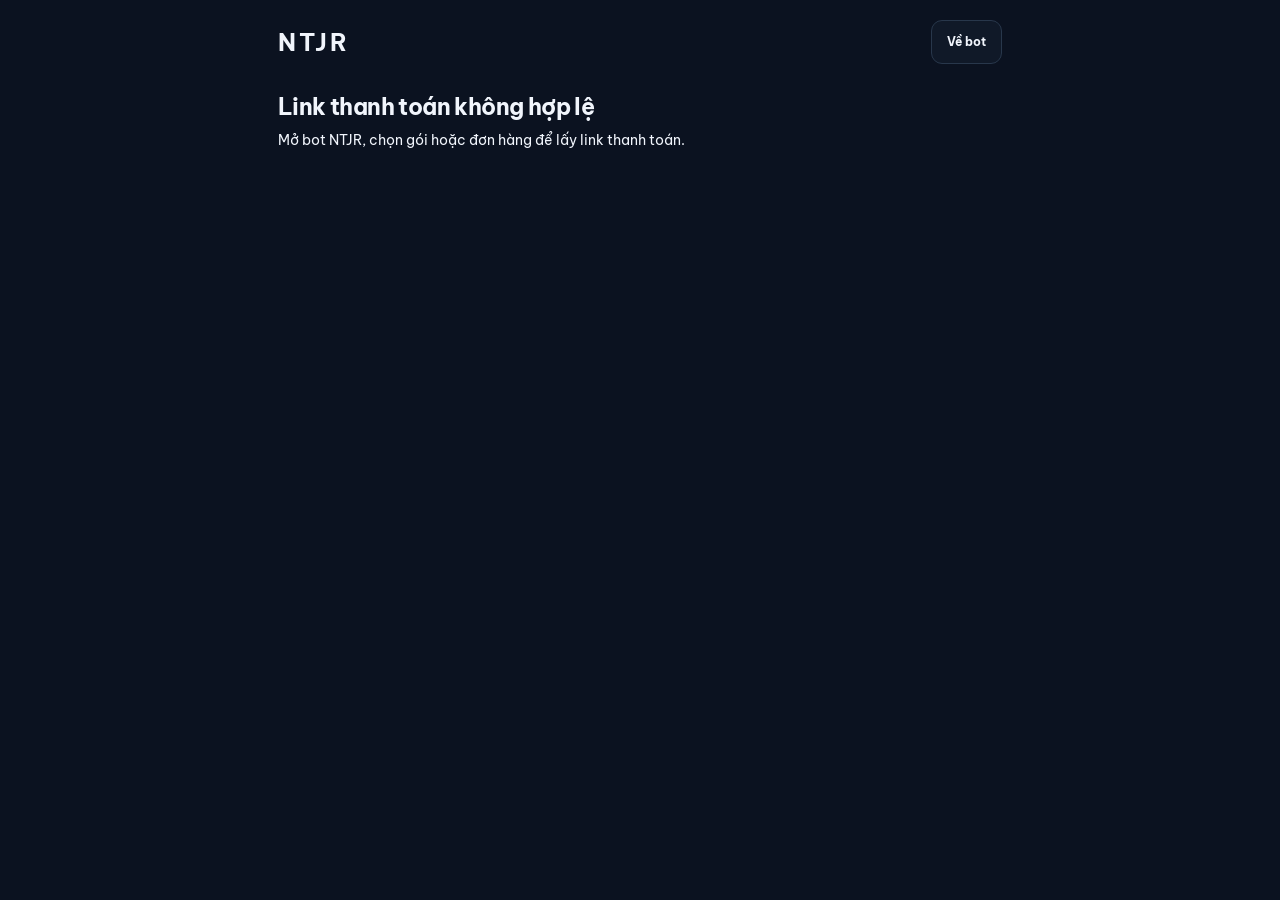
<file: miniapp/pay.html>
<!doctype html>
<html lang="vi"><head>
<meta charset="utf-8"><meta name="viewport" content="width=device-width,initial-scale=1,viewport-fit=cover">
<meta name="referrer" content="no-referrer"><meta name="theme-color" content="#0b1220">
<meta http-equiv="Content-Security-Policy" content="default-src 'self'; script-src 'self'; style-src 'self'; img-src 'self' https://vietqr.app data:; connect-src 'self' https://key.nt3105.io.vn; object-src 'none'; base-uri 'self'; form-action 'none'">
<title>NTJR · Thanh toán chuyển khoản</title>
<link rel="icon" href="./assets/mark.svg" type="image/svg+xml"><link rel="stylesheet" href="./style.css?v=bank-2"><link rel="stylesheet" href="./pay.css?v=bank-2">
<script type="module" src="./pay.js?v=bank-2"></script>
</head><body><div class="pay-app">
<header class="pay-header"><a href="https://nt3105.io.vn">NTJR</a><a class="secondary" href="https://t.me/ntjr3105_shop_bot">Về bot</a></header>
<main id="payment"><h1>Thanh toán chuyển khoản</h1><p role="status">Đang tải đơn hàng…</p></main>
<p id="connection" class="helper" role="status"></p><div id="toast" role="status" hidden></div>
</div></body></html>
</file>
<file: shop/styles.css>
@import url('./layout.css?v=download-even-v1');
@import url('./font-heavy.css?v=download-even-v1');
@import url('./storefront.css?v=download-even-v1');
@import url('./account.css?v=download-even-v1');
@import url('./checkout.css?v=download-even-v1');
@import url('./product-detail.css?v=ios-gallery-20261114');
@import url('./direct.css?v=download-even-v1');
@import url('./downloads.css?v=download-even-v1');

.history-pages{display:flex;align-items:center;justify-content:center;gap:18px;margin:25px 0;font-size:13px}.legacy-recovery{margin:14px 0 22px;font-size:13px;color:var(--muted,#a0a8b8)}.legacy-recovery summary{cursor:pointer}.legacy-recovery p{line-height:1.7;max-width:720px}.legacy-recovery .text-button{margin-top:10px}@media(max-width:500px){.history-pages{gap:8px;flex-wrap:wrap}}

.history-pages[hidden]{display:none}
</file>
<file: miniapp/style.css>
@font-face{font-family:BeVietnam;src:url('./assets/be-vietnam-pro-vietnamese-400-normal.woff2') format('woff2');font-weight:400;font-display:swap;unicode-range:U+0102-0103,U+0110-0111,U+0128-0129,U+0168-0169,U+01A0-01A1,U+01AF-01B0,U+0300-0301,U+0303-0304,U+0308-0309,U+0323,U+0329,U+1EA0-1EF9}
@font-face{font-family:BeVietnam;src:url('./assets/be-vietnam-pro-latin-400-normal.woff2') format('woff2');font-weight:400;font-display:swap}
@font-face{font-family:BeVietnam;src:url('./assets/be-vietnam-pro-700.ttf') format('truetype');font-weight:700;font-display:swap}
:root{color-scheme:dark;--bg:#0b1220;--panel:#141e2f;--panel2:#101928;--line:#28374b;--text:#f1f5fc;--muted:#9eacc0;--accent:#6ce3ed;--ink:#062b36;--soft:#173a49;--bad:#ffafa4}
:root[data-theme=light]{color-scheme:light;--bg:#f3f6fb;--panel:#fff;--panel2:#f8fafd;--line:#d5deeb;--text:#15283e;--muted:#52657e;--accent:#007e8a;--ink:#fff;--soft:#def1f3;--bad:#a72728}
*{box-sizing:border-box}body{margin:0;background:var(--bg);color:var(--text);font:14px/1.6 BeVietnam,system-ui,sans-serif}button,input,a{font:inherit}button,a{-webkit-tap-highlight-color:transparent}button{cursor:pointer}button:disabled{cursor:default;opacity:.6}a{color:var(--accent);text-decoration:none}button:focus-visible,a:focus-visible,input:focus-visible{outline:3px solid var(--accent);outline-offset:3px}[hidden]{display:none!important}.app{max-width:640px;margin:auto;padding:0 18px calc(100px + env(safe-area-inset-bottom));min-height:100dvh}.preview{padding:8px 12px;background:#493314;color:#ffe6ba;text-align:center;font-size:10px}.account-bar{display:flex;align-items:center;justify-content:space-between;gap:10px;min-height:86px;border-bottom:1px solid var(--line);margin-bottom:30px}.account-button{display:flex;align-items:center;gap:12px;color:var(--text);background:none;border:0;padding:12px 0;text-align:left;min-width:0}.avatar{display:grid;place-items:center;flex:0 0 44px;height:44px;border-radius:14px;background:var(--accent);color:var(--ink);font-size:22px;font-weight:700}.account-lines{min-width:0;display:flex;flex-direction:column;gap:3px}.account-lines strong{font-size:15px;overflow-wrap:anywhere}.account-lines span{font-size:10px;color:var(--muted);overflow-wrap:anywhere}.icon-button{display:grid;place-items:center;flex-shrink:0;width:36px;height:36px;border:1px solid var(--line);border-radius:10px;background:var(--panel);color:var(--text);font-size:20px}h1{font-size:23px;letter-spacing:-.6px;line-height:1.3;margin:0 0 7px}h2{font-size:18px;line-height:1.4;margin:0 0 10px}h3{font-size:15px;line-height:1.5;margin:0}p{margin:0 0 12px}.muted,.small{color:var(--muted)}.small{font-size:11px}.section-head{display:flex;align-items:center;justify-content:space-between;gap:12px;margin:0 0 18px}.tag{font-size:10px;letter-spacing:1px;color:var(--accent);font-weight:700}.toolbar{display:flex;gap:10px;margin:20px 0 15px}.toolbar input{min-width:0;flex:1;background:var(--panel);color:var(--text);border:1px solid var(--line);border-radius:12px;padding:12px 14px;font-size:12px}.toolbar input::placeholder{color:var(--muted)}.primary,.secondary{display:inline-flex;align-items:center;justify-content:center;gap:6px;border:1px solid var(--line);border-radius:11px;padding:11px 15px;min-height:44px;font-size:12px;font-weight:700}.primary{color:var(--ink);background:var(--accent);border-color:var(--accent)}.secondary{background:var(--panel2);color:var(--text)}.products{display:flex;flex-direction:column;gap:13px}.game-row{display:flex;align-items:center;gap:13px;width:100%;min-height:106px;padding:16px;border:1px solid var(--line);border-radius:17px;background:var(--panel);color:var(--text);text-align:left}.game-thumb{flex:0 0 62px;width:62px;height:62px;object-fit:cover;border-radius:13px}.game-info{flex:1;min-width:0}.game-info small{display:block;font-size:11px;color:var(--muted);margin-top:4px}.choose{padding:9px 13px;border-radius:10px;background:var(--accent);color:var(--ink);font-size:11px;font-weight:700}.helper{font-size:11px;color:var(--muted);margin:20px 2px}.bottom{position:fixed;z-index:10;bottom:0;left:50%;transform:translateX(-50%);width:min(100%,640px);background:var(--bg);border-top:1px solid var(--line);display:grid;grid-template-columns:repeat(4,1fr);padding:10px 15px calc(10px + env(safe-area-inset-bottom));gap:7px}.bottom button{display:flex;align-items:center;justify-content:center;flex-direction:column;gap:5px;min-height:54px;border:1px solid transparent;border-radius:13px;background:transparent;color:var(--muted);font-size:10px}.bottom button[aria-current=page]{background:var(--soft);color:var(--accent);border-color:var(--line)}.bottom svg{width:23px;height:23px;fill:none;stroke:currentColor;stroke-width:1.7;stroke-linecap:round;stroke-linejoin:round}.panel,.order,.key-card{border:1px solid var(--line);border-radius:17px;padding:18px;background:var(--panel);margin:14px 0}.panel-label{font-size:11px;color:var(--muted);margin-bottom:10px}.data-row{display:flex;justify-content:space-between;align-items:flex-start;gap:15px;padding:12px 0;border-bottom:1px solid var(--line);font-size:12px}.data-row:last-child{border-bottom:0}.data-row>span{color:var(--muted)}.data-row>strong{text-align:right;overflow-wrap:anywhere}.row{display:flex;justify-content:space-between;align-items:center;gap:10px}.status{color:var(--accent);background:var(--soft);border:1px solid var(--line);border-radius:20px;white-space:nowrap;font-size:10px;padding:4px 8px}.status.bad{color:var(--bad)}.order h3,.key-card h3{font-size:13px;margin:0 0 7px}.actions{display:flex;gap:10px;flex-wrap:wrap;margin-top:16px}.key-code{display:block;background:var(--bg);border:1px solid var(--line);border-radius:10px;padding:12px;margin:13px 0;font:12px/1.8 monospace;overflow-wrap:anywhere}.empty{padding:32px 20px;text-align:center;border:1px dashed var(--line);border-radius:15px;margin:20px 0}.empty p{font-size:12px;color:var(--muted)}.empty h2{font-size:16px}.loading{padding:40px;text-align:center;color:var(--muted)}.text-button{border:0;background:none;color:var(--accent);font-size:12px;font-weight:700;padding:8px 0}.pagination{display:flex;align-items:center;justify-content:space-between;margin:20px 0;font-size:12px}.profile-id{font-size:12px;color:var(--muted);overflow-wrap:anywhere}.notice{padding:12px;background:var(--soft);border:1px solid var(--line);border-radius:10px;font-size:12px;margin-bottom:15px}dialog{width:min(94vw,560px);max-height:88dvh;padding:0;border:1px solid var(--line);border-radius:20px;color:var(--text);background:var(--bg)}dialog::backdrop{background:#000a;backdrop-filter:blur(4px)}.close{position:absolute;top:12px;right:12px;z-index:2}.detail-image{display:block;width:100%;height:auto}.detail-info{padding:24px}.detail-info>h2{padding-right:28px}.variant-row{display:flex;align-items:center;justify-content:space-between;gap:15px;width:100%;padding:16px;margin-top:12px;color:var(--text);background:var(--panel);border:1px solid var(--line);border-radius:13px;text-align:left}.variant-row small{display:block;color:var(--muted);font-size:11px;margin-top:4px}.plan-row{display:flex;justify-content:space-between;gap:15px;padding:13px 0;border-bottom:1px solid var(--line);font-size:13px}.detail-note{margin-top:18px;padding:12px;border:1px solid var(--line);border-radius:10px;color:var(--muted);font-size:11px;background:var(--panel)}.gate{padding:25px 0}.gate h1{font-size:25px;margin:12px 0}.gate p{color:var(--muted)}#toast{position:fixed;z-index:30;bottom:100px;left:50%;transform:translateX(-50%);max-width:90vw;background:var(--text);color:var(--bg);border-radius:10px;padding:12px 16px;font-size:12px}@media(max-width:360px){.app{padding-inline:14px}.game-row{gap:10px;padding:13px}.game-thumb{width:52px;height:52px;flex-basis:52px}.game-row h3{font-size:13px}.choose{padding:8px 10px}}

.game-name{display:block;font-size:15px;line-height:1.5}
.plan-option{width:100%;text-align:left;color:var(--text);background:var(--panel);border:1px solid var(--line);border-radius:12px;margin:10px 0;padding:14px}.plan-option[aria-pressed="true"]{border-color:var(--accent);background:var(--soft)}.checkout-button{width:100%;margin-top:16px}.order>[data-pay-order]{margin-top:14px}
.game-thumb{object-fit:cover}.download-panel{margin-top:26px;padding-top:20px;border-top:1px solid var(--line)}.download-panel h2{font-size:16px}.download-buttons{display:grid;grid-template-columns:repeat(2,minmax(0,1fr));gap:10px}.download-buttons button{display:flex;flex-direction:column;align-items:flex-start;gap:4px;text-align:left}.download-buttons span{font-size:10px;color:var(--muted);overflow-wrap:anywhere}main:focus:not(:focus-visible){outline:none}
</file>
<file: miniapp/checkout.css>
.inline-payment .section-head{align-items:flex-start}.inline-payment .section-head .secondary{flex-shrink:0}.inline-payment .pay-code{overflow-wrap:anywhere}.inline-payment .pay-amount{font-size:28px;font-weight:700;color:var(--accent);margin:15px 0}.inline-payment .pay-status{padding:16px;border:1px solid var(--line);border-radius:14px;background:var(--soft);margin:16px 0}.inline-payment .pay-status p{font-size:12px;margin:8px 0 0}.inline-payment .pay-status.bad{color:var(--bad);background:var(--panel)}.inline-payment .bank-grid{display:grid;grid-template-columns:1fr;gap:18px}.inline-payment .qr-wrap{width:min(100%,250px);margin:auto;padding:12px;background:white;border-radius:14px}.inline-payment .bank-qr{display:block;width:100%;height:auto;aspect-ratio:1;object-fit:contain}.inline-payment .bank-details .data-row{gap:12px}.inline-payment .bank-details .data-row>span{flex-shrink:0}.inline-payment .bank-details strong{min-width:0;user-select:text}.inline-payment .bank-copy{display:inline-flex;align-items:center;justify-content:center;min-height:36px;padding:5px 9px;margin:6px 0 0 8px;border:1px solid var(--line);border-radius:8px;background:var(--bg);color:var(--text);font-size:11px}.inline-payment .pay-note{font-size:12px;color:var(--muted)}.inline-payment .key-code{user-select:all}.inline-payment .actions{margin-bottom:20px}[data-bank-connection]:empty{display:none}
@media(min-width:580px){.inline-payment .bank-grid{grid-template-columns:200px minmax(0,1fr);align-items:start;gap:18px}}
</file>
<file: fonts/be-vietnam-pro/font.css>
/* be-vietnam-pro-vietnamese-300-normal */
@font-face {
  font-family: 'Be Vietnam Pro';
  font-style: normal;
  font-display: swap;
  font-weight: 300;
  src: url(./be-vietnam-pro-vietnamese-300-normal.woff2) format('woff2');
  unicode-range: U+0102-0103,U+0110-0111,U+0128-0129,U+0168-0169,U+01A0-01A1,U+01AF-01B0,U+0300-0301,U+0303-0304,U+0308-0309,U+0323,U+0329,U+1EA0-1EF9,U+20AB;
}

/* be-vietnam-pro-latin-ext-300-normal */
@font-face {
  font-family: 'Be Vietnam Pro';
  font-style: normal;
  font-display: swap;
  font-weight: 300;
  src: url(./be-vietnam-pro-latin-ext-300-normal.woff2) format('woff2');
  unicode-range: U+0100-02BA,U+02BD-02C5,U+02C7-02CC,U+02CE-02D7,U+02DD-02FF,U+0304,U+0308,U+0329,U+1D00-1DBF,U+1E00-1E9F,U+1EF2-1EFF,U+2020,U+20A0-20AB,U+20AD-20C0,U+2113,U+2C60-2C7F,U+A720-A7FF;
}

/* be-vietnam-pro-latin-300-normal */
@font-face {
  font-family: 'Be Vietnam Pro';
  font-style: normal;
  font-display: swap;
  font-weight: 300;
  src: url(./be-vietnam-pro-latin-300-normal.woff2) format('woff2');
  unicode-range: U+0000-00FF,U+0131,U+0152-0153,U+02BB-02BC,U+02C6,U+02DA,U+02DC,U+0304,U+0308,U+0329,U+2000-206F,U+20AC,U+2122,U+2191,U+2193,U+2212,U+2215,U+FEFF,U+FFFD;
}
/* be-vietnam-pro-vietnamese-400-normal */
@font-face {
  font-family: 'Be Vietnam Pro';
  font-style: normal;
  font-display: swap;
  font-weight: 400;
  src: url(./be-vietnam-pro-vietnamese-400-normal.woff2) format('woff2');
  unicode-range: U+0102-0103,U+0110-0111,U+0128-0129,U+0168-0169,U+01A0-01A1,U+01AF-01B0,U+0300-0301,U+0303-0304,U+0308-0309,U+0323,U+0329,U+1EA0-1EF9,U+20AB;
}

/* be-vietnam-pro-latin-ext-400-normal */
@font-face {
  font-family: 'Be Vietnam Pro';
  font-style: normal;
  font-display: swap;
  font-weight: 400;
  src: url(./be-vietnam-pro-latin-ext-400-normal.woff2) format('woff2');
  unicode-range: U+0100-02BA,U+02BD-02C5,U+02C7-02CC,U+02CE-02D7,U+02DD-02FF,U+0304,U+0308,U+0329,U+1D00-1DBF,U+1E00-1E9F,U+1EF2-1EFF,U+2020,U+20A0-20AB,U+20AD-20C0,U+2113,U+2C60-2C7F,U+A720-A7FF;
}

/* be-vietnam-pro-latin-400-normal */
@font-face {
  font-family: 'Be Vietnam Pro';
  font-style: normal;
  font-display: swap;
  font-weight: 400;
  src: url(./be-vietnam-pro-latin-400-normal.woff2) format('woff2');
  unicode-range: U+0000-00FF,U+0131,U+0152-0153,U+02BB-02BC,U+02C6,U+02DA,U+02DC,U+0304,U+0308,U+0329,U+2000-206F,U+20AC,U+2122,U+2191,U+2193,U+2212,U+2215,U+FEFF,U+FFFD;
}
/* be-vietnam-pro-vietnamese-500-normal */
@font-face {
  font-family: 'Be Vietnam Pro';
  font-style: normal;
  font-display: swap;
  font-weight: 500;
  src: url(./be-vietnam-pro-vietnamese-500-normal.woff2) format('woff2');
  unicode-range: U+0102-0103,U+0110-0111,U+0128-0129,U+0168-0169,U+01A0-01A1,U+01AF-01B0,U+0300-0301,U+0303-0304,U+0308-0309,U+0323,U+0329,U+1EA0-1EF9,U+20AB;
}

/* be-vietnam-pro-latin-ext-500-normal */
@font-face {
  font-family: 'Be Vietnam Pro';
  font-style: normal;
  font-display: swap;
  font-weight: 500;
  src: url(./be-vietnam-pro-latin-ext-500-normal.woff2) format('woff2');
  unicode-range: U+0100-02BA,U+02BD-02C5,U+02C7-02CC,U+02CE-02D7,U+02DD-02FF,U+0304,U+0308,U+0329,U+1D00-1DBF,U+1E00-1E9F,U+1EF2-1EFF,U+2020,U+20A0-20AB,U+20AD-20C0,U+2113,U+2C60-2C7F,U+A720-A7FF;
}

/* be-vietnam-pro-latin-500-normal */
@font-face {
  font-family: 'Be Vietnam Pro';
  font-style: normal;
  font-display: swap;
  font-weight: 500;
  src: url(./be-vietnam-pro-latin-500-normal.woff2) format('woff2');
  unicode-range: U+0000-00FF,U+0131,U+0152-0153,U+02BB-02BC,U+02C6,U+02DA,U+02DC,U+0304,U+0308,U+0329,U+2000-206F,U+20AC,U+2122,U+2191,U+2193,U+2212,U+2215,U+FEFF,U+FFFD;
}
</file>
<file: miniapp/pay.css>
.pay-app{max-width:760px;margin:auto;padding:20px 18px 40px}.pay-header{display:flex;align-items:center;justify-content:space-between;margin-bottom:28px}.pay-header>a:first-child{font-size:24px;font-weight:800;letter-spacing:3px;color:var(--text,#ecf5ff);text-decoration:none}.pay-header .secondary{text-decoration:none}.pay-amount{font-size:32px;font-weight:800;color:#6ce3e8;margin:14px 0}.bank-grid{display:grid;grid-template-columns:240px 1fr;gap:22px;align-items:start}.qr-wrap{background:white;padding:10px;border-radius:14px}.bank-qr{display:block;width:100%;height:auto;min-height:180px;object-fit:contain}.bank-details .data-row{gap:12px}.bank-details strong{overflow-wrap:anywhere;text-align:right}.bank-copy{font:inherit;padding:4px 8px;margin-left:8px;border:1px solid #506071;background:transparent;color:inherit;border-radius:8px;cursor:pointer}.pay-status{padding:16px;border:1px solid #407174;background:#143237;border-radius:14px;margin:18px 0}.pay-status.bad{background:#361d29;border-color:#805065}.pay-note{font-size:14px;line-height:1.7;color:#bdc9da}.pay-code{overflow-wrap:anywhere}.key-card .key-code{user-select:all}.pay-refresh{margin-top:12px}@media(max-width:600px){.bank-grid{grid-template-columns:1fr}.qr-wrap{max-width:280px;margin:auto}.pay-amount{font-size:28px}.data-row{font-size:14px}}
</file>
